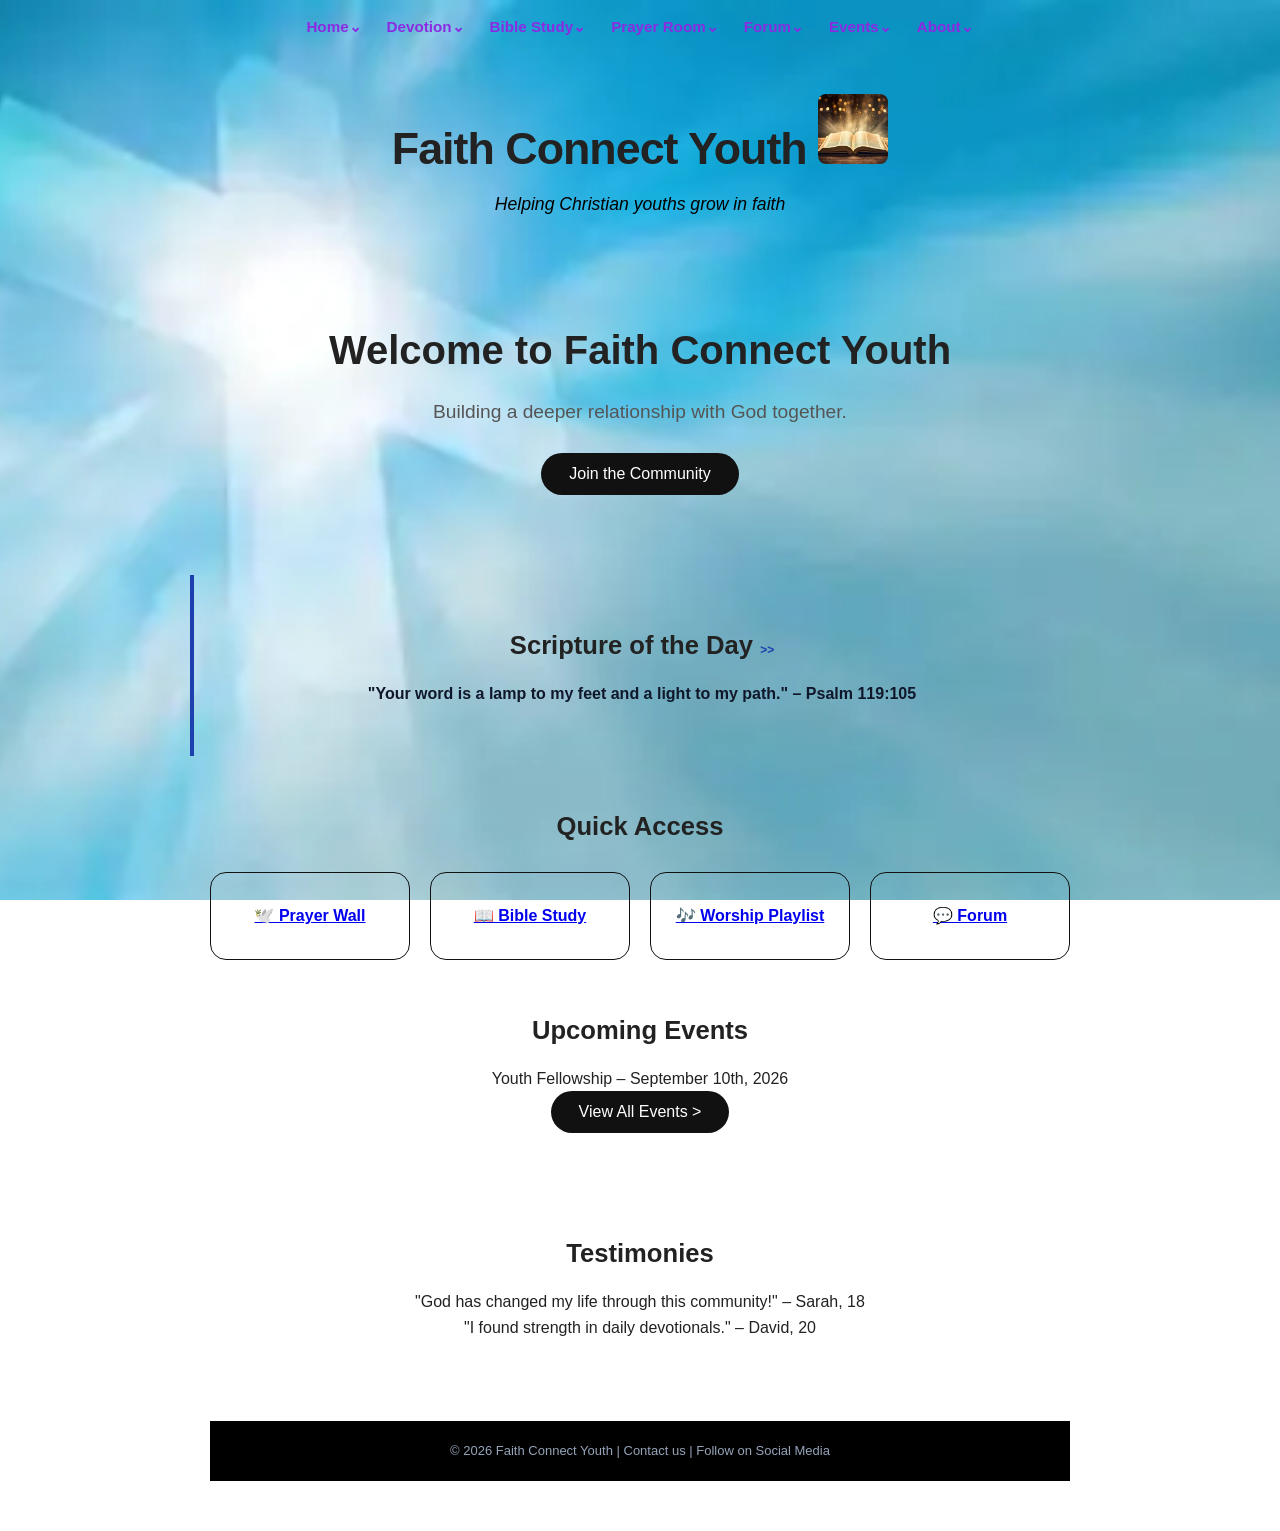
<file: .vscode/html/index.html>
<!DOCTYPE html>
<html lang="en">
<head>
  <meta charset="UTF-8">
  <meta name="viewport" content="width=device-width, initial-scale=1.0">
  <link rel="stylesheet" href="home.css">
  <title>Faith Connect Youth
    <img src="bible.jpg" class="bible-green" alt="Bible"> 
  </title>
</head>
<body>
  
  <nav>
    <a href="index.html" class="active">Home⌄</a>
    <a href="Devotionals.html">Devotion⌄</a>
    <a href="biblestdy.html">Bible Study⌄</a>
    <a href="prayer.html">Prayer Room⌄</a>
    <a href="forum.html">Forum⌄</a>
    <a href="events.html">Events⌄</a>
    <a href="about.html">About⌄</a>
  </nav>
  
  <header>
    <h1>Faith Connect Youth  <img src="bible.jpg" class="bible-green" alt="Bible"> </h1>
    <p>Helping Christian youths grow in faith</p>
  </header>
  <div class="hero">
    <h1>Welcome to Faith Connect Youth</h1>
    <p>Building a deeper relationship with God together.</p>
    <a href="join.html"> <button>Join the Community</button></a>
  </div>
    <div class="section" id="scriptureBox" style="cursor:pointer;">
   <h2>Scripture of the Day <span style="font-size:12px; color:#1e40af;">>></span></h2>
   <p id="scriptureText">"Your word is a lamp to my feet and a light to my path." – Psalm 119:105</p>
    </div>
  <div class="section">
    <h2>Quick Access</h2>
    <div class="tiles">
     <a href="prayer.html"> <div class="tile">🕊️ Prayer Wall</div></a>
     <a href="biblestdy.html"><div class="tile">📖 Bible Study</div></a> 
      <a  href="worship.html"><div class="tile">🎶 Worship Playlist</div></a>
      <a href="forum.html"><div class="tile">💬 Forum</div></a>
    </div>
  <div class="section">
    <h2>Upcoming Events</h2>
    <p>Youth Fellowship – September 10th, 2026</p>
    <a href="events.html"> <button>View All Events ></button></a>
     </div>
  <div class="section">
    <h2>Testimonies</h2>
    <p>"God has changed my life through this community!" – Sarah, 18</p>
    <p>"I found strength in daily devotionals." – David, 20</p>
 
</div>
  <footer>
    <p>&copy; 2026 Faith Connect Youth | Contact us | Follow on Social Media</p>
  </footer>
<script src="home.js"></script>
</section>
</body>
</html>
</file>
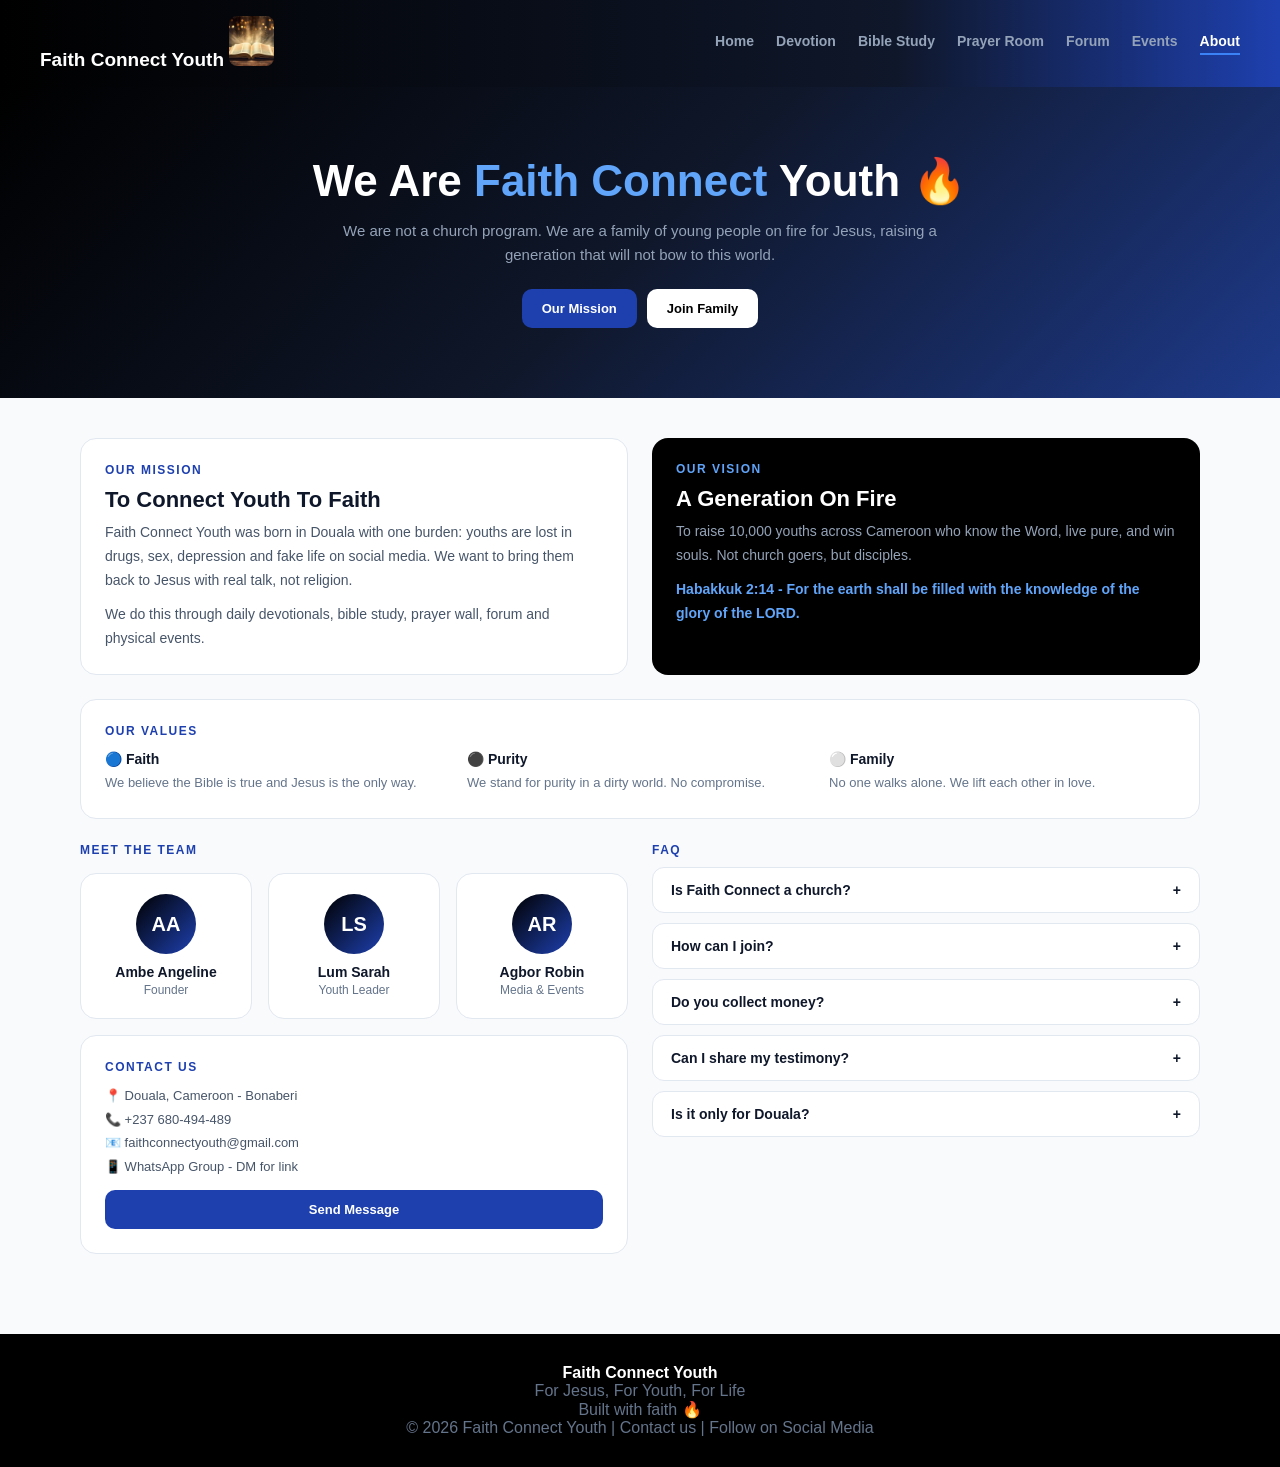
<file: .vscode/html/about.html>
<!DOCTYPE html>
<html lang="en">
<head>
<meta charset="UTF-8">
<meta name="viewport" content="width=device-width, initial-scale=1.0">
<title>About Us - Faith Connect Youth</title>
<link rel="stylesheet" href="about.css">
</head>
<body>
<header>
  <div class="logo">Faith Connect Youth
     <img src="bible.jpg" class="bible-green" alt="Bible"> 
</div>
  <nav>
    <a href="index.html">Home</a>
    <a href="Devotionals.html">Devotion</a>
    <a href="biblestdy.html">Bible Study</a>
    <a href="prayer.html">Prayer Room</a>
    <a href="forum.html">Forum</a>
    <a href="events.html">Events</a>
    <a href="#" class="active">About</a>
  </nav>
</header>

<div class="hero">
  <h1>We Are <span>Faith Connect</span> Youth 🔥</h1>
  <p>We are not a church program. We are a family of young people on fire for Jesus, raising a generation that will not bow to this world.</p>
  <div style="margin-top:22px;display:flex;gap:10px;justify-content:center">
    <button class="btn btn-blue" onclick="document.getElementById('mission').scrollIntoView({behavior:'smooth'})">Our Mission</button>
    <button class="btn btn-white" onclick="alert('Welcome to the family! Join us on WhatsApp.')">Join Family</button>
  </div>
</div>

<div class="container">
  <div class="grid-2" id="mission">
    <div class="card">
      <div class="title">Our Mission</div>
      <h2>To Connect Youth To Faith</h2>
      <p>Faith Connect Youth was born in Douala with one burden: youths are lost in drugs, sex, depression and fake life on social media. We want to bring them back to Jesus with real talk, not religion.</p>
      <p style="margin-top:10px">We do this through daily devotionals, bible study, prayer wall, forum and physical events.</p>
    </div>
    <div class="card" style="background:#000;color:white;border:none">
      <div class="title" style="color:#60a5fa">Our Vision</div>
      <h2 style="color:white">A Generation On Fire</h2>
      <p style="color:#94a3b8">To raise 10,000 youths across Cameroon who know the Word, live pure, and win souls. Not church goers, but disciples.</p>
      <p style="margin-top:10px;color:#60a5fa;font-weight:700">Habakkuk 2:14 - For the earth shall be filled with the knowledge of the glory of the LORD.</p>
    </div>
  </div>

  <div class="card" style="margin-top:24px">
    <div class="title">Our Values </div>
    <div style="display:grid;grid-template-columns:repeat(3,1fr);gap:16px;margin-top:12px">
      <div><b style="font-size:14px">🔵 Faith</b><p style="font-size:13px;color:#64748b;margin-top:4px">We believe the Bible is true and Jesus is the only way.</p></div>
      <div><b style="font-size:14px">⚫ Purity</b><p style="font-size:13px;color:#64748b;margin-top:4px">We stand for purity in a dirty world. No compromise.</p></div>
      <div><b style="font-size:14px">⚪ Family</b><p style="font-size:13px;color:#64748b;margin-top:4px">No one walks alone. We lift each other in love.</p></div>
    </div>
  </div>

  <div class="grid-2" style="margin-top:24px">
    <div>
      <div class="title">Meet The Team</div>
      <div class="team">
        <div class="member"><div class="avatar">AA</div><h4>Ambe Angeline</h4><small>Founder</small></div>
        <div class="member"><div class="avatar">LS</div><h4>Lum Sarah</h4><small>Youth Leader</small></div>
        <div class="member"><div class="avatar">AR</div><h4>Agbor Robin</h4><small>Media & Events</small></div>
      </div>
      <div class="card" style="margin-top:16px">
        <div class="title">Contact Us</div>
        <p style="font-size:13px;line-height:1.8">
        📍 Douala, Cameroon - Bonaberi<br>
        📞 +237 680-494-489<br>
        📧 faithconnectyouth@gmail.com<br>
        📱 WhatsApp Group - DM for link
        </p>
        <button class="btn btn-blue" style="width:100%;margin-top:12px" onclick="document.getElementById('msgBox').style.display='block'">Send Message</button>
        <div id="msgBox" style="display:none;margin-top:10px">
          <input id="msgName" placeholder="Your name" style="width:100%;padding:10px;border-radius:10px;border:1px solid #cbd5e1">
          <textarea id="msgText" placeholder="Your message" style="width:100%;height:80px;margin-top:8px;padding:10px;border-radius:10px;border:1px solid #cbd5e1"></textarea>
          <button class="btn btn-black" style="width:100%;margin-top:8px" onclick="sendMsg()">Send 🚀</button>
        </div>
      </div>
    </div>

    <div>
      <div class="title">FAQ</div>
      <div class="faq" id="faqList"></div>
    </div>
  </div>
</div>

<footer>
  <b>Faith Connect Youth</b><br>
   For Jesus, For Youth, For Life <br>Built with faith 🔥
   <p>&copy; 2026 Faith Connect Youth | Contact us | Follow on Social Media</p> </small>
   
</footer>
<script src="about.js"></script>
</body>
</html>
</file>
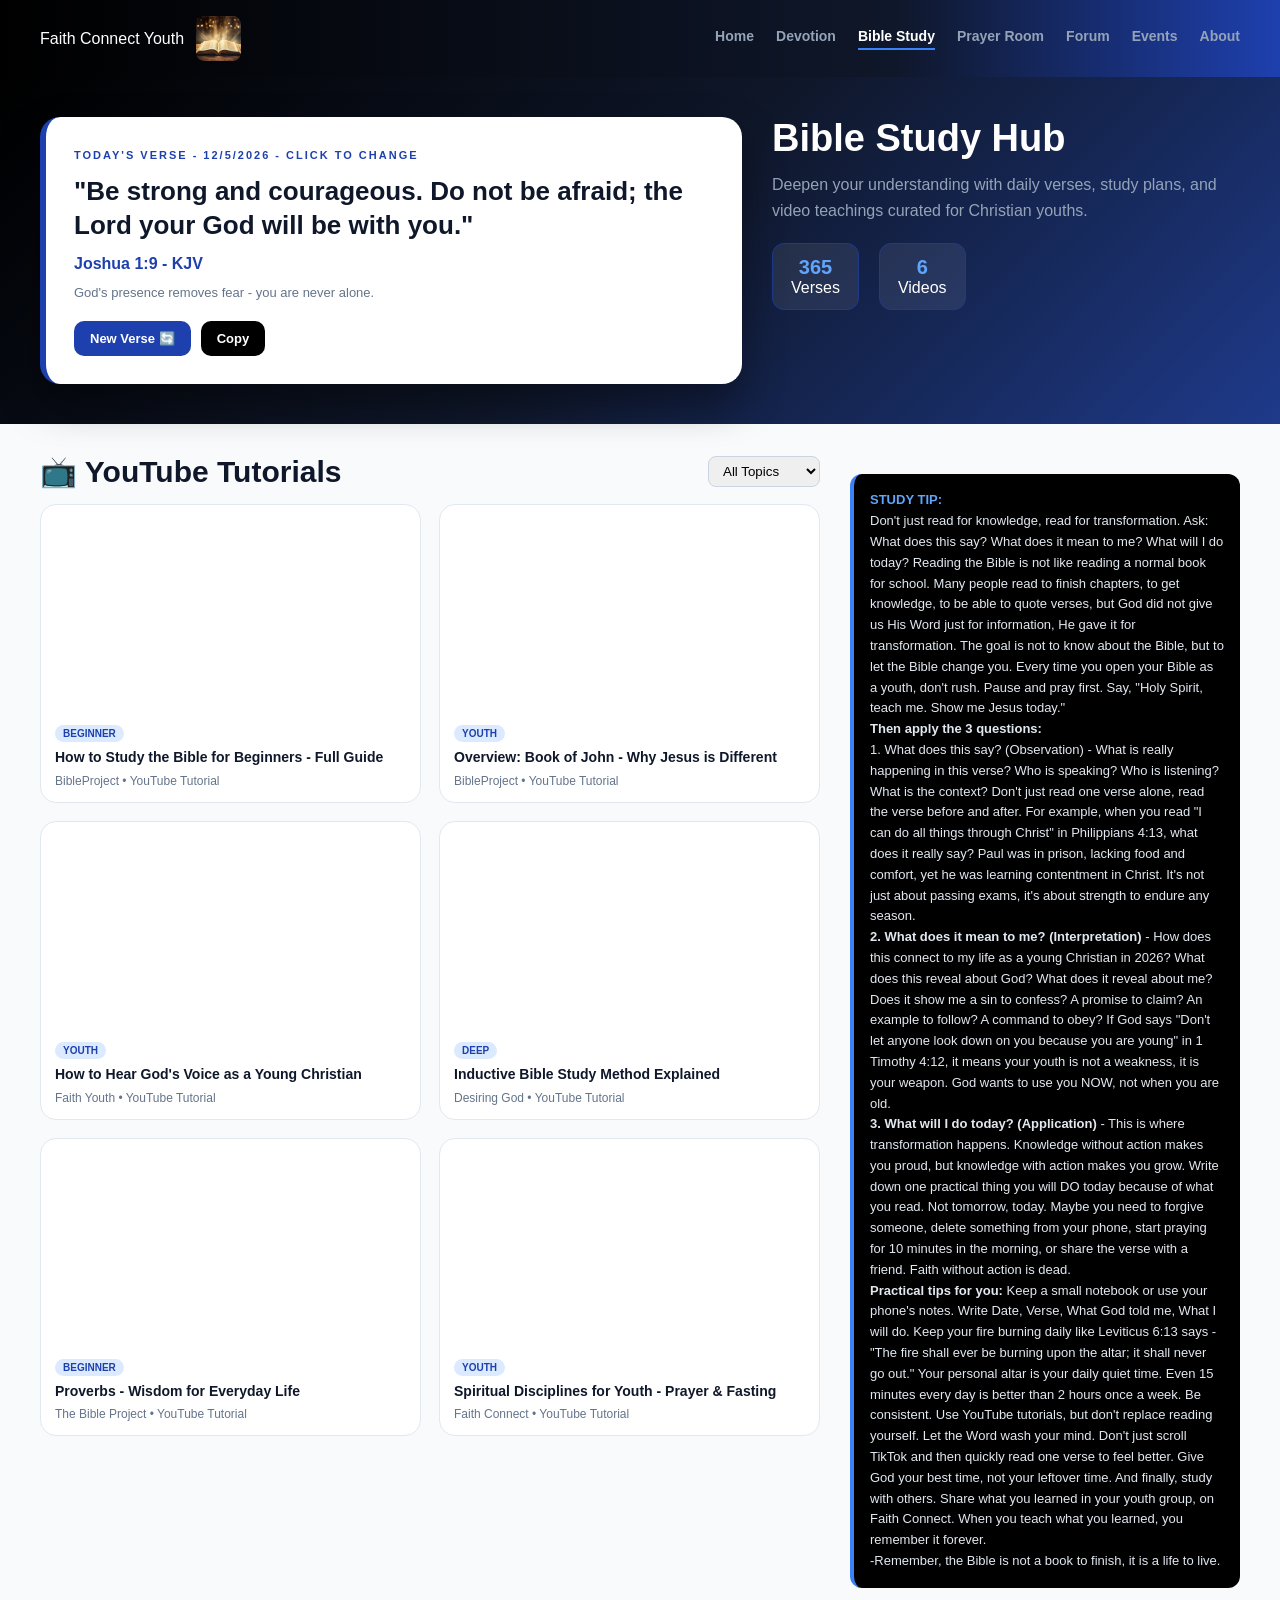
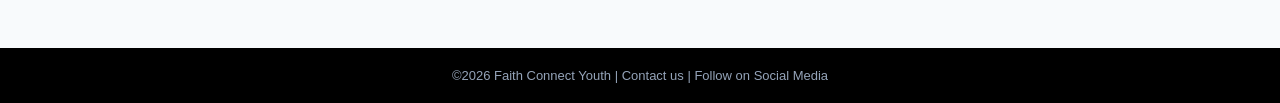
<file: .vscode/html/biblestdy.html>
<!DOCTYPE html>
<html lang="en">
<head>
<meta charset="UTF-8">
<meta name="viewport" content="width=device-width, initial-scale=1.0">
<title>Bible Study - Faith Connect Youth</title>
<link rel="stylesheet" href="biblestdy.css">
</head>
<body>
<header>
  <div class="logo"><span>Faith Connect Youth</span>
    <img src="bible.jpg" class="bible-green" alt="Bible"> 
  </div>
  <nav>
    <a href="index.html">Home</a>
    <a href="Devotionals.html">Devotion</a>
    <a href="biblestdy.html" class="active">Bible Study</a>
    <a href="prayer.html">Prayer Room</a>
    <a href="forum.html">Forum</a>
    <a href="events.html">Events</a>
    <a href="about.html">About</a>
  </nav>
  
  </nav>
</header>

<div class="hero">
  <div class="verse-card">
    <small id="verseDay">TODAY'S VERSE - CLICK TO CHANGE</small>
    <h2 id="verseText">"Your word is a lamp to my feet and a light to my path."</h2>
    <div class="ref" id="verseRef">Psalm 119:105 - KJV</div>
    <p id="verseMeaning" style="font-size:13px; color:#64748b; margin-top:10px">This verse reminds us that God's Word guides our steps daily, especially as youths navigating life.</p>
    <div class="verse-actions">
      <button class="btn btn-blue" id="newVerseBtn">New Verse 🔄</button>
      <button class="btn btn-black" id="copyVerseBtn">Copy</button>
    </div>
  </div>
  <div class="study-info">
    <h1>Bible Study Hub</h1>
    <p>Deepen your understanding with daily verses, study plans, and video teachings curated for Christian youths.</p>
    <div class="stats">
      <div class="stat-box"><b>365</b> Verses</div>
      <div class="stat-box"><b id="videoCount">6</b> Videos</div>
    </div>
  </div>
</div>

<div class="container">
  <div>
    <div class="section-title">
      <h2>📺 YouTube Tutorials</h2>
      <select id="filter" style="padding:6px 10px; border-radius:8px; border:1px solid #cbd5e1">
        <option value="all">All Topics</option>
        <option value="beginner">Beginner</option>
        <option value="youth">For Youth</option>
        <option value="deep">Deep Study</option>
      </select>
    </div>

    <div class="videos" id="videoGrid">
    </div>
  </div>
    <div class="note-box">
      <b style="color:#60a5fa">STUDY TIP:</b><br>
      Don't just read for knowledge, read for transformation. Ask: What does this say? What does it mean to me? What will I do today?
      Reading the Bible is not like reading a normal book for school. Many people read to finish chapters, to get knowledge, to be able to quote verses, but God did not give us His Word just for information, He gave it for transformation. The goal is not to know about the Bible, but to let the Bible change you. Every time you open your Bible as a youth, don't rush. Pause and pray first. Say, "Holy Spirit, teach me. Show me Jesus today."     <br>    <b> Then apply the 3 questions:<br> </b>   1. What does this say? (Observation) - What is really happening in this verse? Who is speaking? Who is listening? What is the context? Don't just read one verse alone, read the verse before and after. For example, when you read "I can do all things through Christ" in Philippians 4:13, what does it really say? Paul was in prison, lacking food and comfort, yet he was learning contentment in Christ. It's not just about passing exams, it's about strength to endure any season.  <br><b>  2. What does it mean to me? (Interpretation) </b> - How does this connect to my life as a young Christian in 2026? What does this reveal about God? What does it reveal about me? Does it show me a sin to confess? A promise to claim? An example to follow? A command to obey? If God says "Don't let anyone look down on you because you are young" in 1 Timothy 4:12, it means your youth is not a weakness, it is your weapon. God wants to use you NOW, not when you are old. <br> <b>   3. What will I do today? (Application)</b> - This is where transformation happens. Knowledge without action makes you proud, but knowledge with action makes you grow. Write down one practical thing you will DO today because of what you read. Not tomorrow, today. Maybe you need to forgive someone, delete something from your phone, start praying for 10 minutes in the morning, or share the verse with a friend. Faith without action is dead.   <br>  <b>Practical tips for you:</b>
      Keep a small notebook or use your phone's notes. Write Date, Verse, What God told me, What I will do. Keep your fire burning daily like Leviticus 6:13 says - "The fire shall ever be burning upon the altar; it shall never go out." Your personal altar is your daily quiet time. Even 15 minutes every day is better than 2 hours once a week. Be consistent. Use YouTube tutorials, but don't replace reading yourself. Let the Word wash your mind. Don't just scroll TikTok and then quickly read one verse to feel better. Give God your best time, not your leftover time. And finally, study with others. Share what you learned in your youth group, on Faith Connect. When you teach what you learned, you remember it forever.   <br>       -Remember, the Bible is not a book to finish, it is a life to live.
    </div>
  </div>
</div>
<footer><p>&copy;2026 Faith Connect Youth | Contact us | Follow on Social Media</p></footer>
<script src="biblestdy.js"></script>
</body>
</html>
</file>
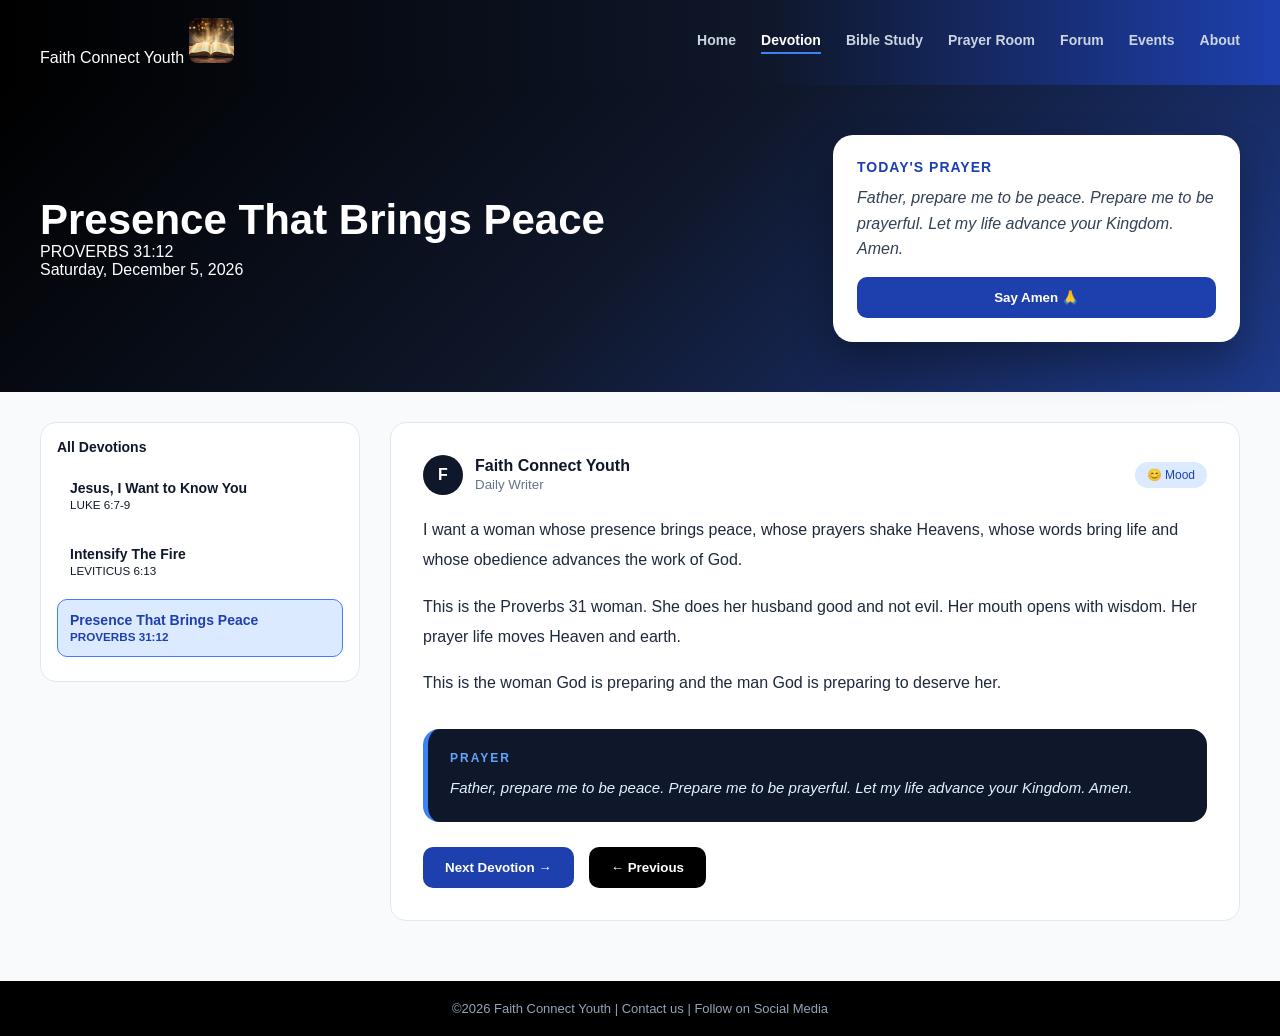
<file: .vscode/html/Devotionals.html>
<!DOCTYPE html>
<html lang="en">
<head>
<meta charset="UTF-8">
<meta name="viewport" content="width=device-width, initial-scale=1.0">
<link rel="stylesheet" href="Devotionals.css">
<title>Daily Devotion - Faith Connect Youth</title>

</head>
<body>

<header>
  <div class="logo">Faith Connect Youth
    <img src="bible.jpg" class="bible-green" alt="Bible"> 
  </div>
  <nav>
    <a href="index.html">Home</a>
    <a href="#" class="active">Devotion</a>
    <a href="biblestdy.html">Bible Study</a>
    <a href="prayer.html">Prayer Room</a>
    <a href="forum.html">Forum</a>
    <a href="events.html">Events</a>
    <a href="about.html">About</a>
  </nav>
</header>

<div class="hero">
  <div>
    <h1 id="title">Jesus, I Want to Know You</h1>
    <div class="ref" id="ref">LUKE 6:7-9</div>
    <div class="date" id="date"></div>
    <div class="stats">
    </div>
  </div>
  <div class="hero-card">
    <h3>TODAY'S PRAYER</h3>
    <p id="prayerPreview">Jesus, you are my Lord, my Savior, the one who guides me every day...</p>
    <button class="btn btn-blue" style="margin-top:15px; width:100%" id="amenBtn">Say Amen 🙏 </button>
  </div>
</div>

<div class="main">
  <div class="sidebar">
    <h3>All Devotions</h3>
    <div class="dev-list" id="devList"></div>
  </div>

  <div class="content-area">
    <div class="author">
      <div class="av" id="av">F</div>
      <div><b id="author">Theophillus Sunday</b><br><small id="authorRole" style="color:#64748b">Daily Writer</small></div>
      <span id="moodBtn" style="margin-left:auto; background:#dbeafe; color:#1e40af; padding:6px 12px; border-radius:20px; font-size:12px; cursor:pointer">😊 Mood</span>
    </div>
    <div class="text" id="text"></div>
    <div class="prayer-box">
      <h3>PRAYER</h3>
      <p id="prayerText"></p>
    </div>
    <div class="actions">
      <button class="btn btn-blue" id="nextBtn">Next Devotion →</button>
      <button class="btn btn-black" id="prevBtn">← Previous</button>
    </div>
  </div>
</div>
<footer><p>&copy;2026 Faith Connect Youth | Contact us | Follow on Social Media</p></footer>
<script src="Devotionals.js"></script>
</body>
</html>
</file>
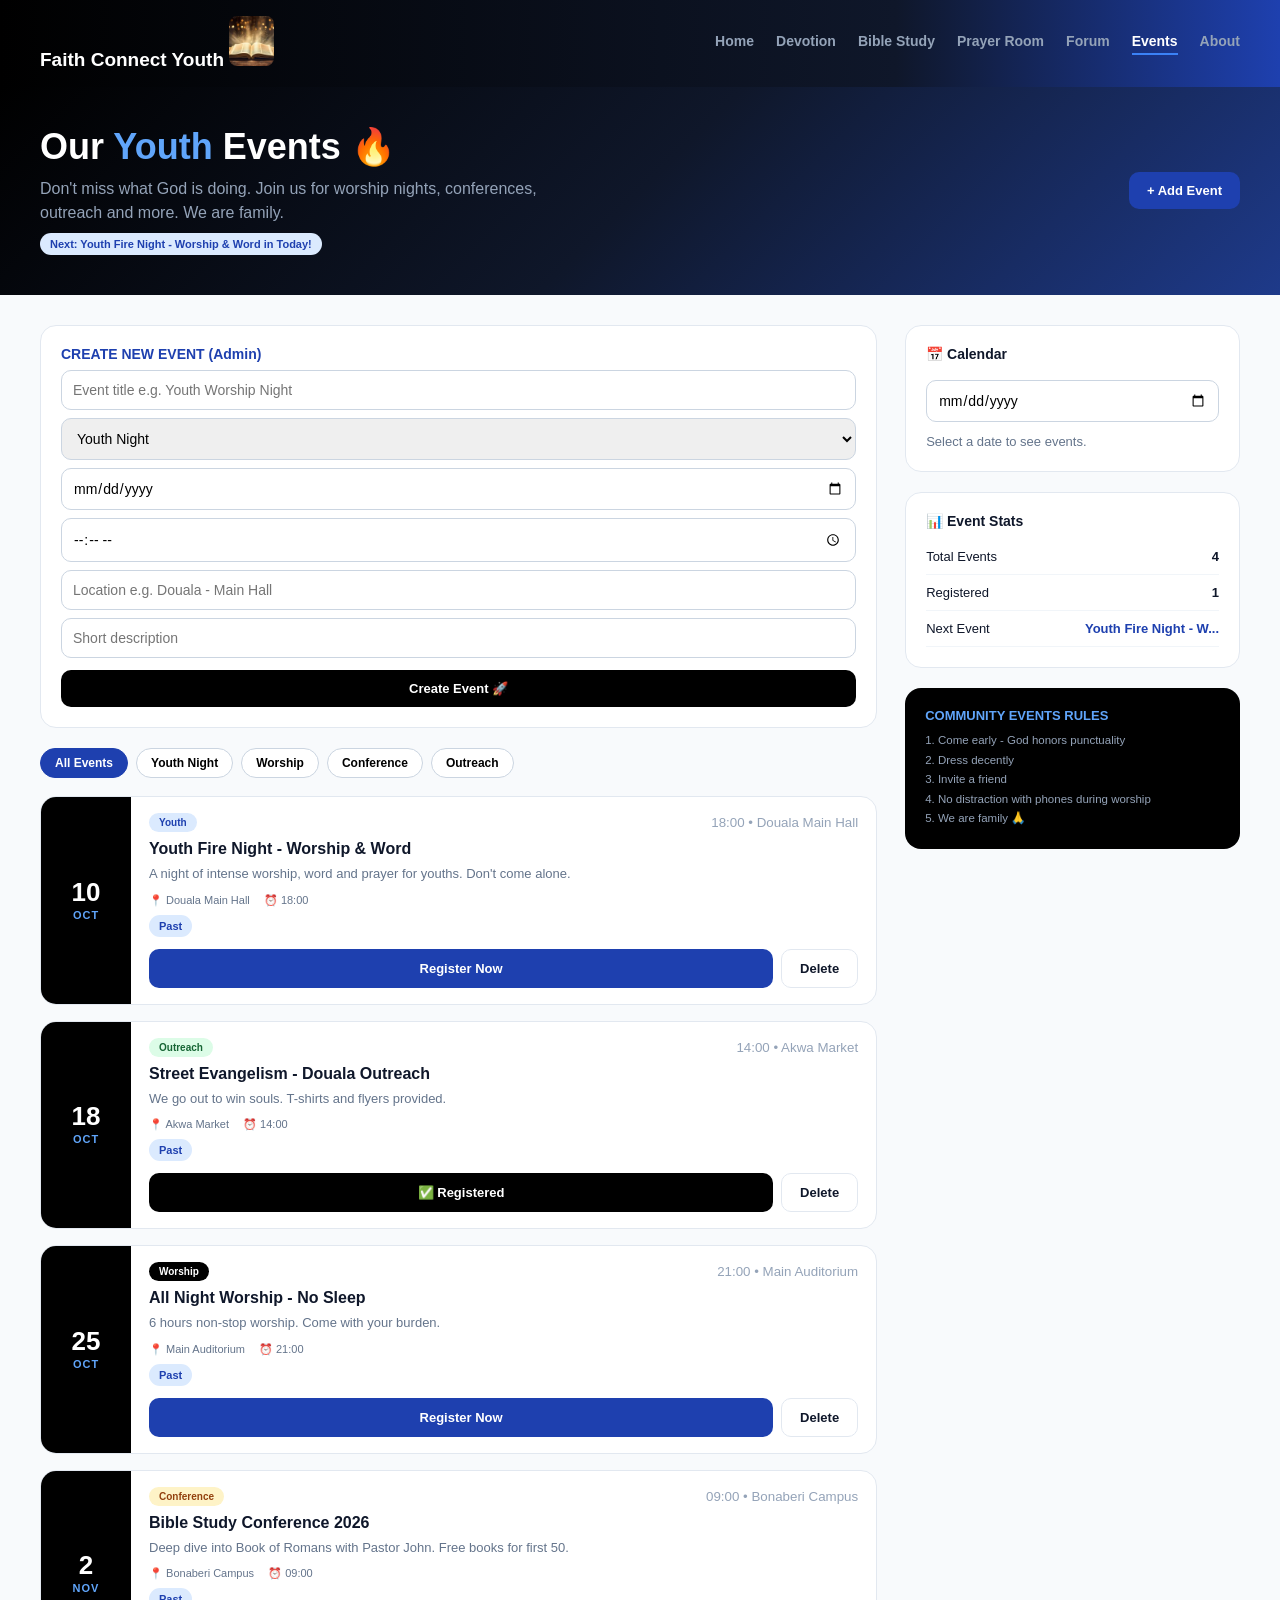
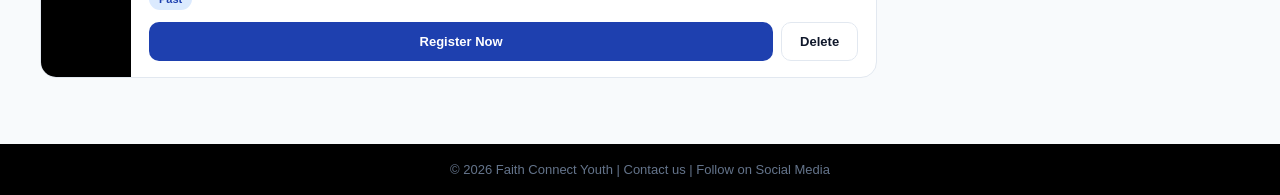
<file: .vscode/html/events.html>
<!DOCTYPE html>
<html lang="en">
<head>
<meta charset="UTF-8">
<meta name="viewport" content="width=device-width, initial-scale=1.0">
<title>Events - Faith Connect Youth</title>
<link rel="stylesheet" href="events.css">
</head>
<body>
<header>
  <div class="logo">Faith Connect Youth
    <img src="bible.jpg" class="bible-green" alt="Bible"> 
  </div>
  <nav>
    <a href="index.html">Home</a>
    <a href="Devotionals.html">Devotion</a>
    <a href="biblestdy.html">Bible Study</a>
    <a href="prayer.html">Prayer Room</a>
    <a href="forum.html">Forum</a>
    <a href="#" class="active">Events</a>
    <a href="about.html">About</a>
  </nav>
</header>
<div class="hero">
  <div>
    <h1>Our <span>Youth</span> Events 🔥</h1>
    <p>Don't miss what God is doing. Join us for worship nights, conferences, outreach and more. We are family.</p>
    <div class="countdown" id="nextCountdown">Next Event Loading...</div>
  </div>
  <button class="btn btn-blue" onclick="document.getElementById('addEventCard').scrollIntoView({behavior:'smooth'})">+ Add Event</button>
</div>

<div class="container">
  <div>
    <div class="card" id="addEventCard" style="margin-bottom:20px">
      <h3 style="font-size:14px;color:#1e40af">CREATE NEW EVENT (Admin)</h3>
      <input id="eTitle" placeholder="Event title e.g. Youth Worship Night">
      <select id="eCat">
        <option value="Youth">Youth Night</option>
        <option value="Worship">Worship</option>
        <option value="Conference">Conference</option>
        <option value="Outreach">Outreach</option>
      </select>
      <input id="eDate" type="date">
      <input id="eTime" type="time">
      <input id="eLocation" placeholder="Location e.g. Douala - Main Hall">
      <input id="eDesc" placeholder="Short description">
      <button class="btn btn-black" id="postEvent" style="width:100%;margin-top:12px">Create Event 🚀</button>
    </div>

    <div class="filters">
      <button class="filter active" data-cat="all">All Events</button>
      <button class="filter" data-cat="Youth">Youth Night</button>
      <button class="filter" data-cat="Worship">Worship</button>
      <button class="filter" data-cat="Conference">Conference</button>
      <button class="filter" data-cat="Outreach">Outreach</button>
    </div>

    <div id="eventList"></div>
  </div>

  <div class="side">
    <div class="card">
      <h3 style="font-size:14px;margin-bottom:10px">📅 Calendar</h3>
      <input type="date" id="calDate">
      <p id="calInfo" style="font-size:13px;color:#64748b;margin-top:10px;line-height:1.5">Select a date to see events.</p>
    </div>

    <div class="card">
      <h3 style="font-size:14px;margin-bottom:10px">📊 Event Stats</h3>
      <div class="stat-row"><span>Total Events</span><b id="statTotal">0</b></div>
      <div class="stat-row"><span>Registered</span><b id="statReg">0</b></div>
      <div class="stat-row"><span>Next Event  </span><b id="statNext" style="color:#1e40af">-</b></div>
    </div>

    <div class="card" style="background:#000;color:white;border:none">
      <h3 style="font-size:13px;color:#60a5fa">COMMUNITY EVENTS RULES</h3>
      <p style="font-size:11.5px;color:#94a3b8;line-height:1.7;margin-top:8px">
      1. Come early - God honors punctuality<br>
      2. Dress decently<br>
      3. Invite a friend<br>
      4. No distraction with phones during worship<br>
      5. We are family 🙏
      </p>
    </div>
  </div>
</div>

 <footer>
    <p>&copy; 2026 Faith Connect Youth | Contact us | Follow on Social Media</p>
  </footer>
  <script src="events.js"></script>
</body>
</html>
</file>
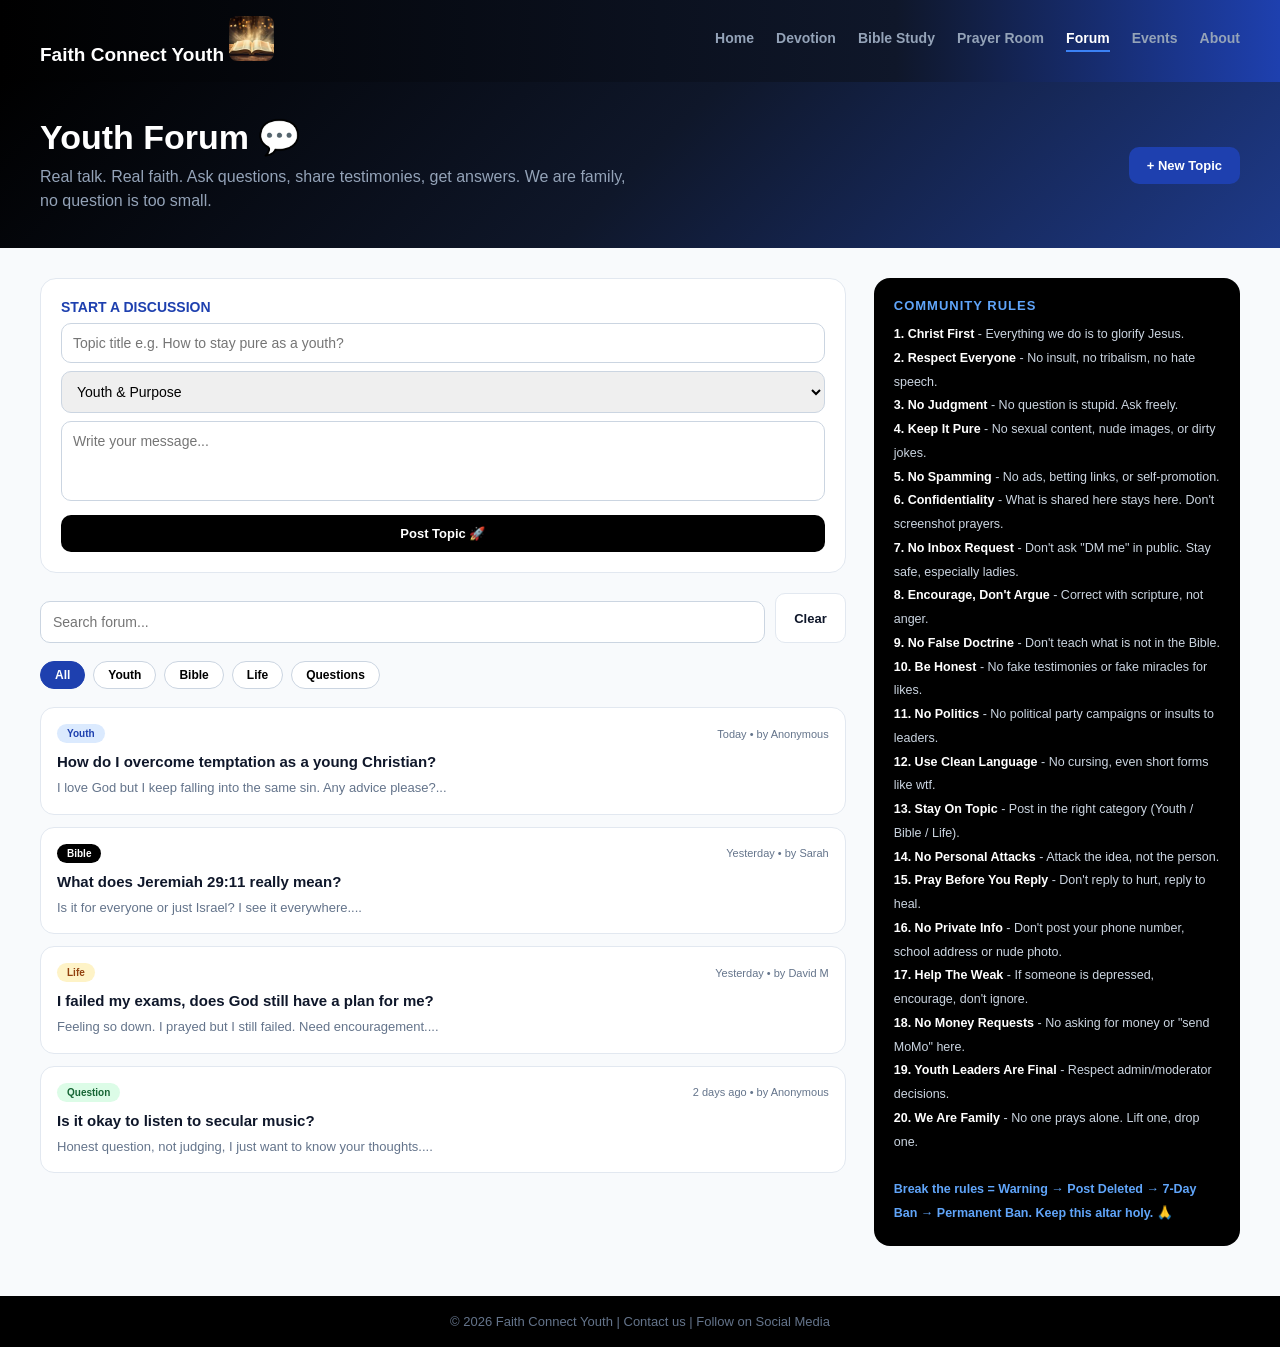
<file: .vscode/html/forum.html>
<!DOCTYPE html>
<html lang="en">
<head>
<meta charset="UTF-8">
<meta name="viewport" content="width=device-width, initial-scale=1.0">
<title>Forum - Faith Connect Youth</title>
<link rel="stylesheet" href="forum.css">
</head>
<body>
<header>
  <div class="logo">Faith Connect Youth
     <img src="bible.jpg" class="bible-green" alt="Bible">
  </div>
  <nav>
    <a href="index.html">Home</a>
    <a href="Devotionals.html">Devotion</a>
    <a href="biblestdy.html">Bible Study</a>
    <a href="prayer.html">Prayer Room</a>
    <a href="#" class="active">Forum</a>
    <a href="events.html">Events</a>
    <a href="about.html">About</a>
  </nav>
</header>

<div class="hero">
  <div>
    <h1>Youth Forum 💬</h1>
    <p>Real talk. Real faith. Ask questions, share testimonies, get answers. We are family, no question is too small.</p>
  </div>
  <button class="btn btn-blue" onclick="document.getElementById('newTopicCard').scrollIntoView({behavior:'smooth'})">+ New Topic</button>
</div>

<div class="container">
  <div>
    <div class="card" style="margin-bottom:20px" id="newTopicCard">
      <h3 style="font-size:14px;color:#1e40af">START A DISCUSSION</h3>
      <input id="tTitle" placeholder="Topic title e.g. How to stay pure as a youth?">
      <select id="tCat">
        <option value="Youth">Youth & Purpose</option>
        <option value="Bible">Bible Questions</option>
        <option value="Life">Life & Struggles</option>
        <option value="Question">Ask Anything</option>
      </select>
      <textarea id="tText" placeholder="Write your message..."></textarea>
      <button class="btn btn-black" id="postTopic" style="width:100%;margin-top:10px">Post Topic 🚀</button>
    </div>

    <div class="search-bar">
      <input id="search" placeholder="Search forum...">
      <button class="btn btn-outline" onclick="document.getElementById('search').value=''; renderTopics(topics)">Clear</button>
    </div>
    <div class="filters" id="filters">
      <button class="filter active" data-cat="all">All</button>
      <button class="filter" data-cat="Youth">Youth</button>
      <button class="filter" data-cat="Bible">Bible</button>
      <button class="filter" data-cat="Life">Life</button>
      <button class="filter" data-cat="Question">Questions</button>
    </div>

    <div id="topicList"></div>
  </div>
     <div class="card" style="background:#000;color:white;border:none">
  <h3 style="font-size:13px;color:#60a5fa;letter-spacing:1px">COMMUNITY RULES</h3>
  <p style="font-size:12.5px;color:#cbd5e1;line-height:1.9;margin-top:10px">
  <b style="color:white">1. Christ First</b> - Everything we do is to glorify Jesus.<br>
  <b style="color:white">2. Respect Everyone</b> - No insult, no tribalism, no hate speech.<br>
  <b style="color:white">3. No Judgment</b> - No question is stupid. Ask freely.<br>
  <b style="color:white">4. Keep It Pure</b> - No sexual content, nude images, or dirty jokes.<br>
  <b style="color:white">5. No Spamming</b> - No ads, betting links, or self-promotion.<br>
  <b style="color:white">6. Confidentiality</b> - What is shared here stays here. Don't screenshot prayers.<br>
  <b style="color:white">7. No Inbox Request</b> - Don't ask "DM me" in public. Stay safe, especially ladies.<br>
  <b style="color:white">8. Encourage, Don't Argue</b> - Correct with scripture, not anger.<br>
  <b style="color:white">9. No False Doctrine</b> - Don't teach what is not in the Bible.<br>
  <b style="color:white">10. Be Honest</b> - No fake testimonies or fake miracles for likes.<br>
  <b style="color:white">11. No Politics</b> - No political party campaigns or insults to leaders.<br>
  <b style="color:white">12. Use Clean Language</b> - No cursing, even short forms like wtf.<br>
  <b style="color:white">13. Stay On Topic</b> - Post in the right category (Youth / Bible / Life).<br>
  <b style="color:white">14. No Personal Attacks</b> - Attack the idea, not the person.<br>
  <b style="color:white">15. Pray Before You Reply</b> - Don't reply to hurt, reply to heal.<br>
  <b style="color:white">16. No Private Info</b> - Don't post your phone number, school address or nude photo.<br>
  <b style="color:white">17. Help The Weak</b> - If someone is depressed, encourage, don't ignore.<br>
  <b style="color:white">18. No Money Requests</b> - No asking for money or "send MoMo" here.<br>
  <b style="color:white">19. Youth Leaders Are Final</b> - Respect admin/moderator decisions.<br>
  <b style="color:white">20. We Are Family</b> - No one prays alone. Lift one, drop one.<br>
  <br>
  <span style="color:#60a5fa; font-weight:800;">Break the rules = Warning → Post Deleted → 7-Day Ban → Permanent Ban. Keep this altar holy. 🙏</span>
  </p>
</div>
</div>
      </p>
    </div>
  </div>
</div>
<footer>
 <p>&copy; 2026 Faith Connect Youth | Contact us | Follow on Social Media</p>
</footer>
<script src="forum.js"></script>
</body>
</html>
</file>
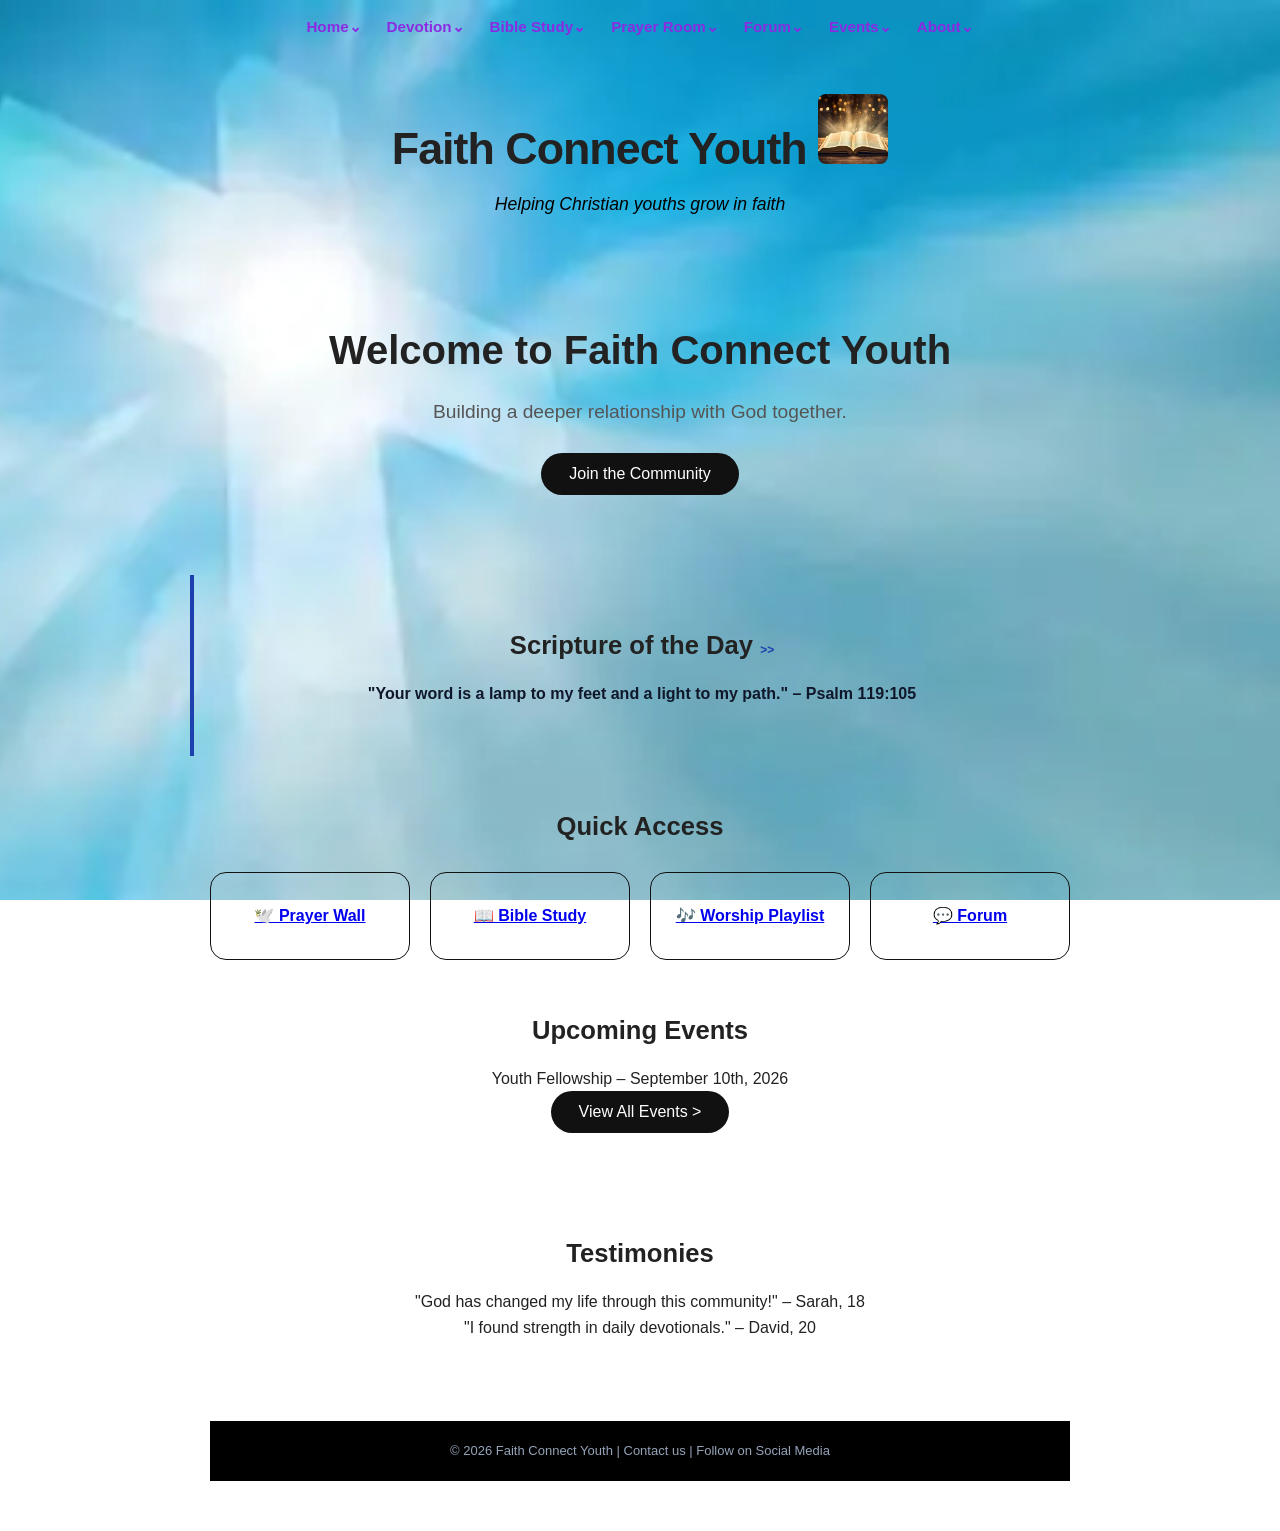
<file: .vscode/html/home.html>
<!DOCTYPE html>
<html lang="en">
<head>
  <meta charset="UTF-8">
  <meta name="viewport" content="width=device-width, initial-scale=1.0">
  <link rel="stylesheet" href="home.css">
  <title>Faith Connect Youth
    <img src="bible.jpg" class="bible-green" alt="Bible"> 
  </title>
</head>
<body>
  
  <nav>
    <a href="home.html" class="active">Home⌄</a>
    <a href="Devotionals.html">Devotion⌄</a>
    <a href="biblestdy.html">Bible Study⌄</a>
    <a href="prayer.html">Prayer Room⌄</a>
    <a href="forum.html">Forum⌄</a>
    <a href="events.html">Events⌄</a>
    <a href="about.html">About⌄</a>
  </nav>
  
  <header>
    <h1>Faith Connect Youth  <img src="bible.jpg" class="bible-green" alt="Bible"> </h1>
    <p>Helping Christian youths grow in faith</p>
  </header>
  <div class="hero">
    <h1>Welcome to Faith Connect Youth</h1>
    <p>Building a deeper relationship with God together.</p>
    <a href="join.html"> <button>Join the Community</button></a>
  </div>
    <div class="section" id="scriptureBox" style="cursor:pointer;">
   <h2>Scripture of the Day <span style="font-size:12px; color:#1e40af;">>></span></h2>
   <p id="scriptureText">"Your word is a lamp to my feet and a light to my path." – Psalm 119:105</p>
    </div>
  <div class="section">
    <h2>Quick Access</h2>
    <div class="tiles">
     <a href="prayer.html"> <div class="tile">🕊️ Prayer Wall</div></a>
     <a href="biblestdy.html"><div class="tile">📖 Bible Study</div></a> 
      <a  href="worship.html"><div class="tile">🎶 Worship Playlist</div></a>
      <a href="forum.html"><div class="tile">💬 Forum</div></a>
    </div>
  <div class="section">
    <h2>Upcoming Events</h2>
    <p>Youth Fellowship – September 10th, 2026</p>
    <a href="events.html"> <button>View All Events ></button></a>
     </div>
  <div class="section">
    <h2>Testimonies</h2>
    <p>"God has changed my life through this community!" – Sarah, 18</p>
    <p>"I found strength in daily devotionals." – David, 20</p>
 
</div>
  <footer>
    <p>&copy; 2026 Faith Connect Youth | Contact us | Follow on Social Media</p>
  </footer>
<script src="home.js"></script>
</section>
</body>
</html>
</file>
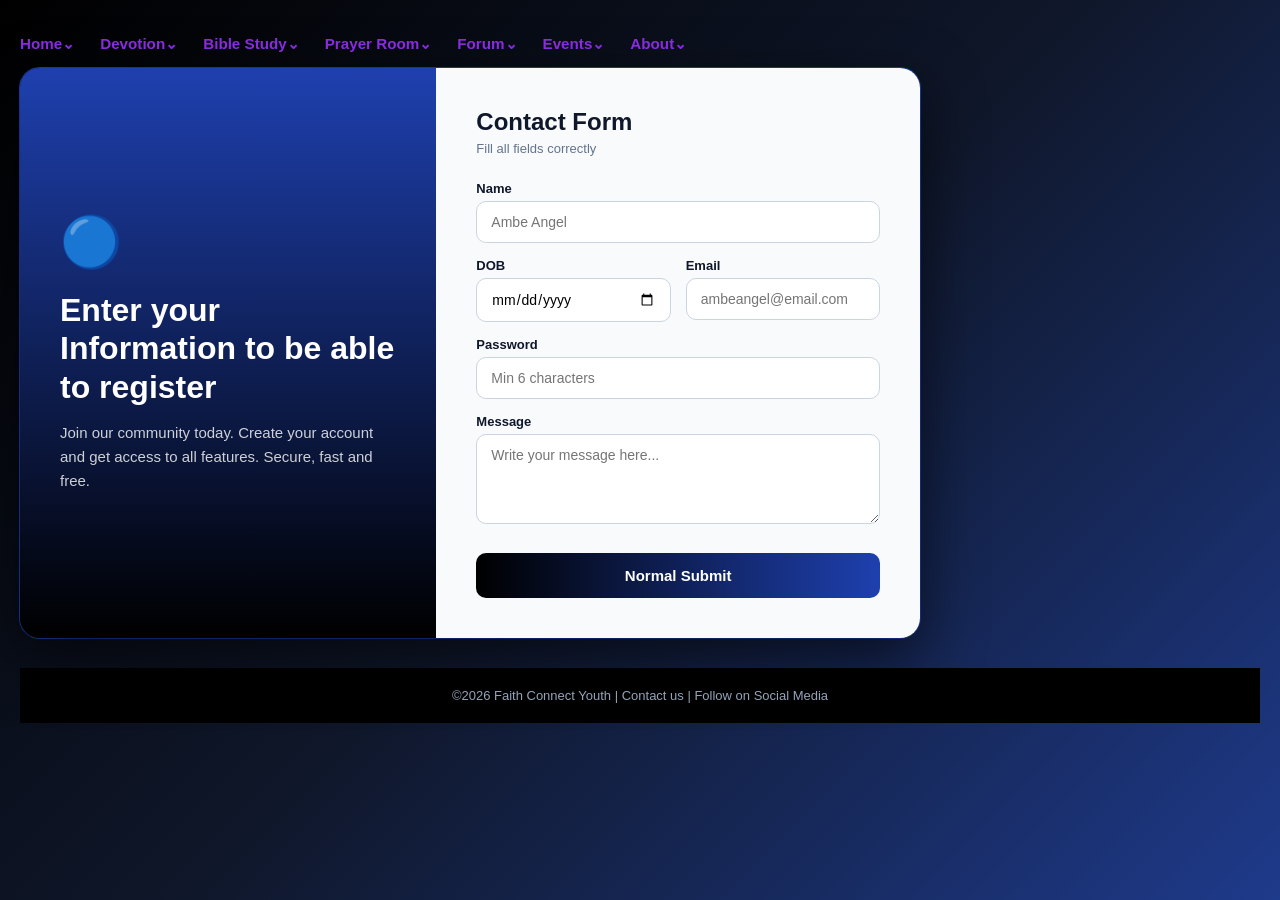
<file: .vscode/html/join.html>
<!DOCTYPE html>
<html lang="en">
<head>
<meta charset="UTF-8">
<meta name="viewport" content="width=device-width, initial-scale=1.0">
<link rel="stylesheet" href="join.css">
<title>Register - Community</title>
</head>
<body>
  <header>
  <nav>
    <a href="index.html" class="active">Home⌄</a>
    <a href="Devotionals.html">Devotion⌄</a>
    <a href="biblestdy.html">Bible Study⌄</a>
    <a href="prayer.html">Prayer Room⌄</a>
    <a href="forum.html">Forum⌄</a>
    <a href="events.html">Events⌄</a>
    <a href="about.html">About⌄</a>
  </nav>
  </header>
  
<div class="container">
  <div class="left">
    <div class="icon">🔵</div>
    <h1>Enter your Information to be able to register</h1>
    <p>Join our community today. Create your account and get access to all features. Secure, fast and free.</p>
  </div>

  <div class="right">
    <h2>Contact Form</h2>
    <p class="sub">Fill all fields correctly</p>

    <form id="contactForm">
      <label>Name</label>
      <input type="text" id="name" placeholder="Ambe Angel">
      <span class="error-text" id="nameError">Name is required</span>

      <div class="row">
        <div>
          <label>DOB</label>
          <input type="date" id="dob">
          <span class="error-text" id="dobError">Select DOB</span>
        </div>
        <div>
          <label>Email</label>
          <input type="email" id="email" placeholder="ambeangel@email.com">
          <span class="error-text" id="emailError">Valid email required</span>
        </div>
      </div>

      <label>Password</label>
      <input type="password" id="password" placeholder="Min 6 characters">
      <span class="error-text" id="passError">Password must be 6+ chars</span>

      <label>Message</label>
      <textarea id="message" rows="4" placeholder="Write your message here..."></textarea>
      <span class="error-text" id="msgError">Message required</span>

      <button type="submit">Normal Submit</button>
      <div id="successMsg">✅ Registration Successful!</div>
    </form>
  </div>
</div>
<footer><p>&copy;2026 Faith Connect Youth | Contact us | Follow on Social Media</p></footer>
<script src="join.js"></script>
</body>
</html>
</file>
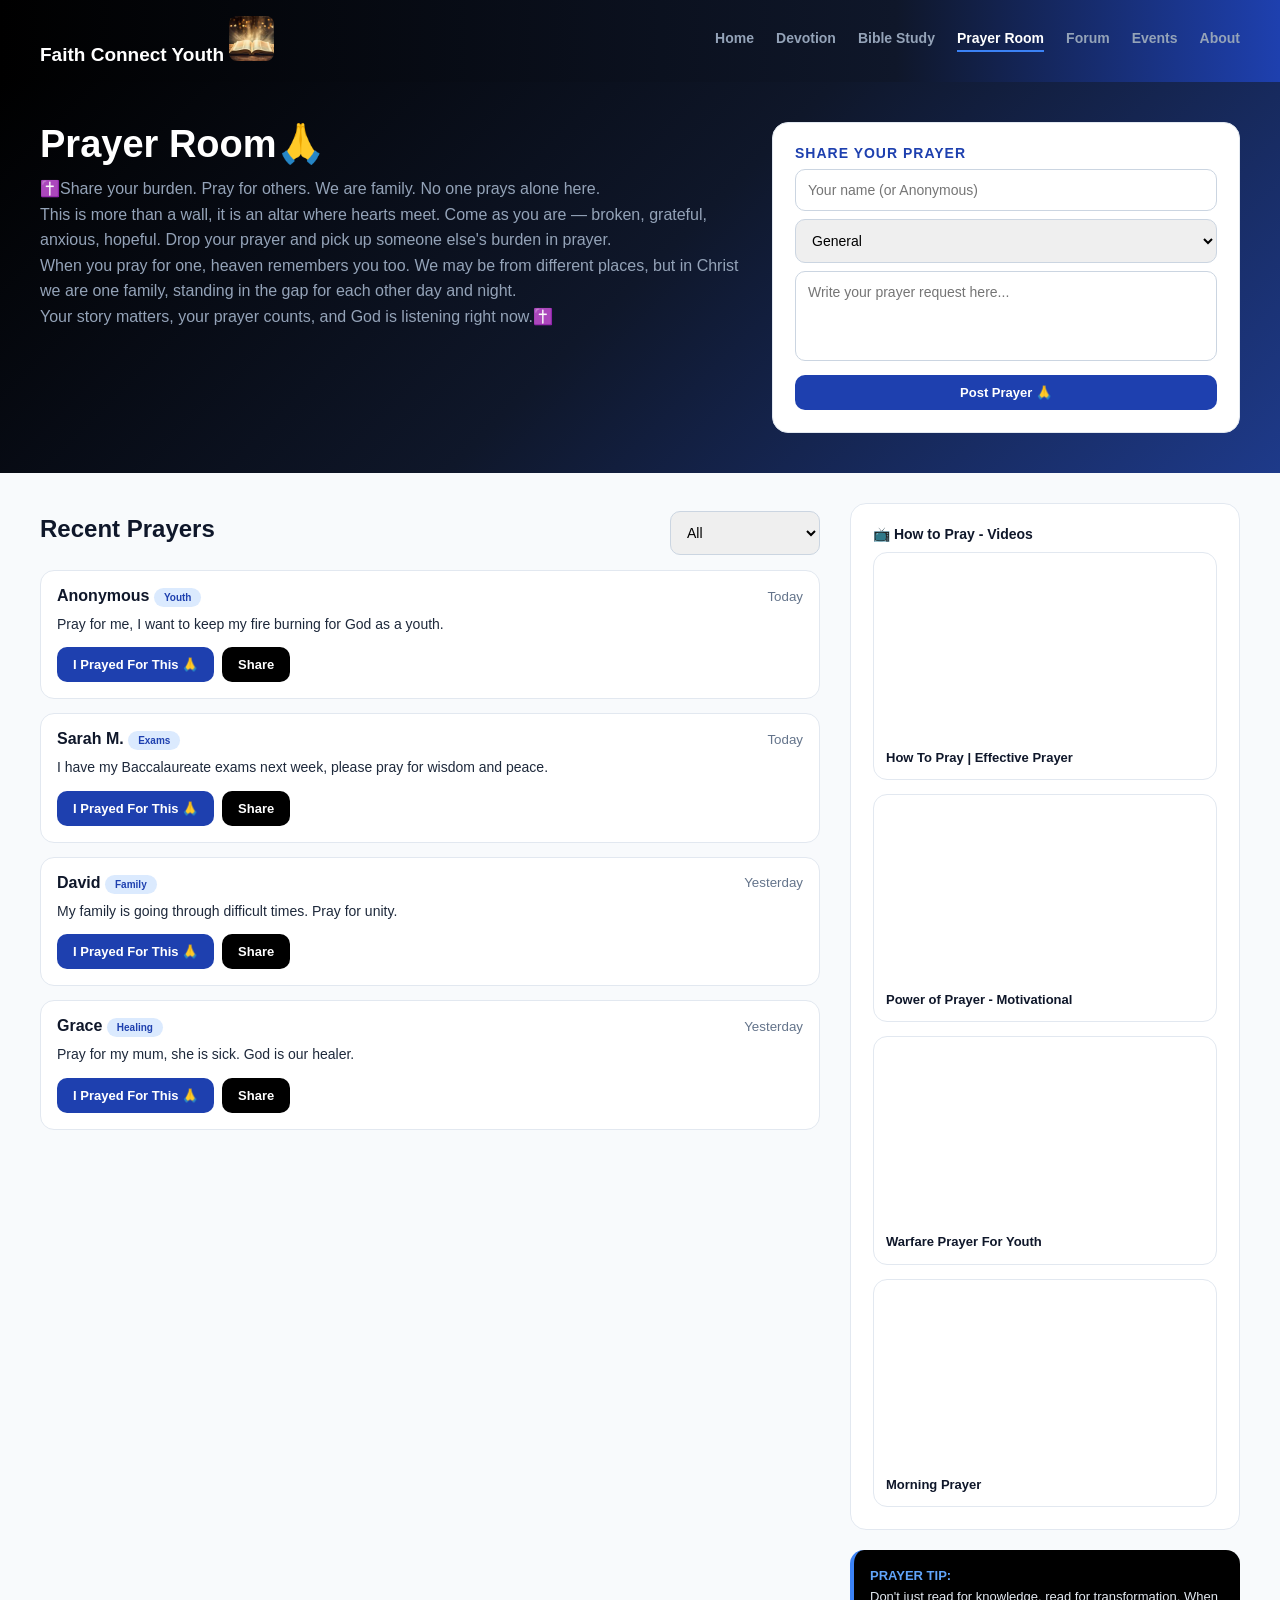
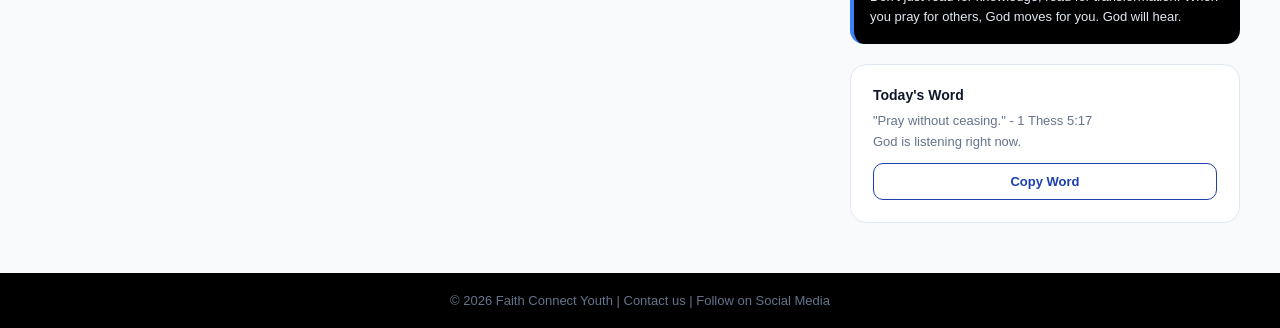
<file: .vscode/html/prayer.html>
<!DOCTYPE html>
<html lang="en">
<head>
<meta charset="UTF-8">
<meta name="viewport" content="width=device-width, initial-scale=1.0">
<title>Prayer Wall - Faith Connect Youth</title>
<link rel="stylesheet" href="prayer.css">
</head>
<body>

<header>
  <div class="logo">Faith Connect Youth
    <img src="bible.jpg" class="bible-green" alt="Bible"> 
  </div>
  <nav>
    <a href="index.html">Home</a>
    <a href="Devotionals.html">Devotion</a>
    <a href="biblestdy.html">Bible Study</a>
    <a href="#" class="active">Prayer Room</a>
     <a href="forum.html">Forum</a>
    <a href="events.html">Events</a>
    <a href="about.html">About</a>
  </nav>
</header>

<div class="hero">
  <div>
    <h1>Prayer Room🙏</h1>
    <p>✝️Share your burden. Pray for others. We are family. No one prays alone here. <br> This is more than a wall, it is an altar where hearts meet. Come as you are — broken, grateful, anxious, hopeful. Drop your prayer and pick up someone else's burden in prayer.<br> When you pray for one, heaven remembers you too. We may be from different places, but in Christ we are one family, standing in the gap for each other day and night. <br>Your story matters, your prayer counts, and God is listening right now.✝️</p>
  </div>
  <div class="card" style="background:white;color:#0f172a">
    <h3 style="font-size:14px;color:#1e40af;letter-spacing:1px">SHARE YOUR PRAYER</h3>
    <input id="pName" placeholder="Your name (or Anonymous)">
    <select id="pCat">
      <option value="General">General</option>
      <option value="Healing">Healing</option>
      <option value="Youth">Youth & Purpose</option>
      <option value="Family">Family</option>
      <option value="Exams">Exams / School</option>
    </select>
    <textarea id="pText" placeholder="Write your prayer request here..."></textarea>
    <button class="btn btn-blue" id="postBtn" style="width:100%;margin-top:10px">Post Prayer 🙏</button>
  </div>
</div>

<div class="container">
  <div>
    <div class="section-head">
      <h2>Recent Prayers</h2>
      <select id="filter" style="width:150px">
        <option value="all">All</option>
        <option value="Healing">Healing</option>
        <option value="Youth">Youth</option>
        <option value="Family">Family</option>
        <option value="Exams">Exams</option>
      </select>
    </div>
    <div id="prayerList"></div>
  </div>

  <div class="side">
    <div class="card">
      <h3 style="font-size:14px;margin-bottom:10px">📺 How to Pray - Videos</h3>
      <div class="videos" id="videoGrid"></div>
    </div>

    <div class="verse-box">
      <b style="color:#60a5fa">PRAYER TIP:</b><br>
      Don't just read for knowledge, read for transformation. When you pray for others, God moves for you. God will hear.
    </div>

    <div class="card">
      <h3 style="font-size:14px">Today's Word</h3>
      <p style="font-size:13px;color:#64748b;margin-top:8px;line-height:1.6" id="dailyWord">"Pray without ceasing." - 1 Thess 5:17<br>God is listening right now.</p>
      <button class="btn btn-outline" style="width:100%;margin-top:10px" id="copyWordBtn">Copy Word</button>
    </div>
  </div>
</div>
<footer>
<p>&copy; 2026 Faith Connect Youth | Contact us | Follow on Social Media</p>
</footer>
</body><script src="prayer.js"></script>
</html>
</file>
<file: .vscode/html/home.css>
* {
  margin: 0;
  padding: 0;
  box-sizing: border-box;
}

body {
  font-family: 'Segoe UI', Arial, sans-serif;
  color: #222;
  line-height: 1.6;
  background-image: url('sky.jpg');
  background-size: cover;
  background-position: center;
  background-attachment: fixed;
  width: 100%;
  min-height: 100vh;
  background-repeat: no-repeat;
  text-align: center; 
 }
 header {
  padding: 40px 20px 20px;
 }

 header h1 {
  font-size: 2.8rem;
  letter-spacing: -1px;
  margin-bottom: 5px;
 }
  .bible-green{
  width: 70px;
  height: 70px;
  object-fit:cover;
  border-radius:8px;
}

 header p {
  color:black;
  font-size: 1.1rem;
  font-style: italic;
 }

 nav {
  display: flex;
  justify-content: center;
  gap: 25px;
  flex-wrap: wrap;
  padding: 15px 0;
  top: 0;
 }

 nav a {
  text-decoration: none;
  color:blueviolet;
  font-weight: 600;
  font-size: 0.95rem;
 }

 .hero {
  padding: 80px 20px;
  max-width: 800px;
  margin: 0 auto;
 }

 .hero h1 {
  font-size: 2.5rem;
  margin-bottom: 15px;
 }

 .hero p {
  font-size: 1.2rem;
  color: #555;
  margin-bottom: 25px;
 }

 button {
  background: #111;
  color: white;
  border: none;
  padding: 12px 28px;
  border-radius: 30px;
  font-size: 1rem;
  cursor: pointer;
  transition: 0.3s;
 }

 button:hover {
  background: #333;
  transform: translateY(-2px);
 }
 .section {
  padding: 50px 20px;
  max-width: 900px;
  margin: 0 auto;
 }

 .section h2 {
  font-size: 1.6rem;
  margin-bottom: 15px;
 }
 #scriptureBox{
  border-left: 4px solid #1e40af;
 }
 #scriptureBox:hover{
  background: #f1f5f9;
 }
 #scriptureText{
  font-weight: 600;
  color: #0f172a;
 }
 
 .tiles {
  display: grid;
  grid-template-columns: repeat(auto-fit, minmax(180px, 1fr));
  gap: 20px;
  margin-top: 25px;
 }

 .tile {
  border: 1.5px solid #111;
  border-radius: 16px;
  padding: 30px 15px;
  font-weight: 600;
  transition: 0.3s;
  cursor: pointer;
 }

 .tile:hover {
  background: #111;
  color: white;
  transform: translateY(-5px);
 }
footer{
    background:#000; 
    color:#94a3b8;
    text-align:center;
    padding:20px; 
    margin-top:30px;
    font-size:13px
    }
</file>
<file: .vscode/html/about.css>
*{
  margin:0;
  padding:0;
  box-sizing:border-box;
  font-family:'Segoe UI',sans-serif
}
body{
  background:#f8fafc;
  color:#0f172a
}
header{
  background: linear-gradient(90deg, #000, #0f172a 70%, #1e40af);
  color:white;
  padding:16px 40px;
  display:flex; 
  justify-content:space-between; 
  align-items:center;
  position:sticky; 
  top:0;
   z-index:30;
}
.logo{
  font-weight:800;
  font-size:19px
}
 .bible-green{
  width: 45px; 
  height: 50px;
  object-fit:cover;
  border-radius:8px;
}
nav{
  display:flex;
  gap:22px
}
nav a{
  color:#94a3b8;
  text-decoration:none;
  font-size:14px;
  font-weight:600
}
nav a.active{
  color:white;
  border-bottom:2px solid #3b82f6;
  padding-bottom:4px
}

.hero{
  background: linear-gradient(135deg, #000 0%, #0f172a 50%, #1e3a8a 100%);
  color:white; 
  padding:70px 40px;
  text-align:center;
}
.hero h1{
  font-size:44px;
  line-height:1.1
}
.hero h1 span{
  color:#60a5fa
}
.hero p{
  color:#94a3b8;
  margin:14px auto 0 auto;
  max-width:650px;
  line-height:1.6;
  font-size:15px
}
.btn{
  padding:12px 20px;
  border-radius:10px;
  border:none;
  font-weight:800;
  cursor:pointer;
  font-size:13px
}
.btn-blue{
  background:#1e40af;
  color:white
}
.btn-white{
  background:white;
  color:#000;
}
.container{
  padding:40px;
  max-width:1200px;
  margin:0 auto;
}
.grid-2{
  display:grid;
  grid-template-columns:1fr 1fr;
  gap:24px;
}
.card{
  background:white;
  border-radius:16px;
  border:1px solid #e2e8f0;
  padding:24px;
}
.title{
  font-size:12px;
  font-weight:900;
  letter-spacing:1.5px;
  color:#1e40af;
  text-transform:uppercase;
  margin-bottom:10px;
}
.card h2{
  font-size:22px;
  margin-bottom:8px;
}
.card p{
  font-size:14px;
  color:#475569;
  line-height:1.7;
}

.team{
  display:grid;
  grid-template-columns:repeat(3,1fr);
  gap:16px;
  margin-top:16px;
}
.member{
  background:white;
  border:1px solid #e2e8f0;
  border-radius:16px;
  padding:20px;
  text-align:center;
}
.avatar{
  width:60px;
  height:60px;
  border-radius:50%;
  background:linear-gradient(135deg,#000,#1e40af);
  color:white;
  display:grid;
  place-items:center;
  font-weight:900;
  font-size:20px;
  margin:0 auto 10px auto;
}
.member h4{
  font-size:14px;
}
.member small{
  color:#64748b;
  font-size:12px
}
.faq{
  margin-top:10px
}
.faq-item{
  border:1px solid #e2e8f0;
  border-radius:12px;
  margin-bottom:10px;
  background:white;
  overflow:hidden;
}
.faq-q{
  padding:14px 18px;
  font-weight:700;
  font-size:14px;
  cursor:pointer;
  display:flex;
  justify-content:space-between;
}
.faq-a{
  padding:0 18px 14px 18px;
  font-size:13px;
  color:#64748b;
  line-height:1.6;
  display:none;
}
.faq-item.open .faq-a{
  display:block
}
.faq-item.open{
  border-color:#1e40af
}
footer{
  background:#000;
  color:#64748b;
  text-align:center;
  padding:30px 20px;
  margin-top:40px;
}
footer b{
  color:white
}

@media(max-width:900px){
 .hero{
  padding:40px 20px
 }
 .hero h1{
  font-size:30px
 }
 .stats{
  grid-template-columns:repeat(2,1fr);
  padding:0 20px;
 }
 .container{
  padding:20px;
 }
 .grid-2{
  grid-template-columns:1fr
 }
 .team{
  grid-template-columns:1fr
 }
 header{
  padding:14px 20px;
 }
}
</file>
<file: .vscode/html/biblestdy.css>
*{
  margin:0;
  padding:0;
  box-sizing:border-box;
  font-family:'Segoe UI',sans-serif
}
body{
  background:#f8fafc; 
  color:#0f172a;
}

header{
  background: linear-gradient(90deg, #000, #0f172a 70%, #1e40af);
  color:white;
  padding:16px 40px;
  display:flex;
 justify-content:space-between;
  align-items:center;
  position:sticky;
  top:0;
  z-index:20;
}
.logo{
  display:flex;
  align-items:center;
  gap:12px;
}
.bible-green{
  width:45px;  
  height:45px;
  object-fit:cover;
  border-radius:8px;
}
nav{
  display:flex;
  gap:22px;
  }
nav a{
  color:#94a3b8;   
  text-decoration:none;
  font-size:14px;
  font-weight:600;
 }
nav a.active{
  color:white;
   border-bottom:2px solid #3b82f6;
    padding-bottom:4px;
  }

.hero{
  background: linear-gradient(135deg, #000, #0f172a, #1e3a8a);
  color:white; 
  padding:40px;
 display:grid; 
 grid-template-columns:1.2fr 0.8fr;
  gap:30px;
}
.verse-card{
  background:white; 
  color:#0f172a;
  border-radius:20px;
  padding:28px; 
  position:relative;
  border-left:6px solid #1e40af;
   box-shadow:0 20px 40px rgba(0,0,0,0.4);
}
.verse-card small{
  color:#1e40af;
  font-weight:800;
  letter-spacing:2px; 
  font-size:11px
  }
.verse-card h2{
  font-size:26px;
   margin:12px 0;
    line-height:1.3
  }
.verse-card p{
  font-size:17px; 
  line-height:1.6; 
  color:#1e293b;
   margin:10px 0;
  }
.verse-card .ref{
  margin-top:10px; 
  font-weight:800; 
  color:#1e40af;
}
.verse-actions{
  display:flex;
  gap:10px; 
 margin-top:18px
  }
.btn{
  padding:10px 16px; 
  border-radius:10px; 
  border:none; 
  font-weight:700; 
  cursor:pointer; 
  font-size:13px;
}
.btn-blue{
  background:#1e40af;
  color:white;
  }
.btn-black{
  background:#000;
   color:white;
  }
.btn-white{
  background:white;
  border:1.5px solid #1e40af;
  color:#1e40af;
}

.study-info h1{
  font-size:38px;
}
.study-info p{
  margin-top:12px;
  color:#94a3b8;
  line-height:1.6
  }
.study-info .stats{
  margin-top:20px;
   display:flex; 
   gap:20px
  }
.stat-box{
  background:rgba(255,255,255,0.08);
  border:1px solid #1e3a8a;
  padding:12px 18px;
  border-radius:12px;
  text-align:center;
  transition: 0.3s;
 }
.stat-box b{
  display:block; 
  font-size:20px; 
  color:#60a5fa;
  transition: 0.3s;
}
.container{
  display:grid; 
  grid-template-columns: 2fr 1fr; 
  gap:30px;
  padding:30px 40px;
  }
.section-title{
  font-size:20px; 
  margin-bottom:15px; 
  display:flex; 
  justify-content:space-between;
   align-items:center;
  }
.videos{
  display:grid; 
  grid-template-columns:repeat(2,1fr); 
  gap:18px;
}
.video{
  background:white; 
  border-radius:16px; 
  overflow:hidden;
  border:1px solid #e2e8f0;
 transition:0.3s; 
 cursor:pointer;
}
.video:hover{
  transform:translateY(-4px);
  box-shadow:0 10px 25px rgba(30,64,175,0.2);
  }
.video iframe{
  width:100%; 
  height:200px; 
  border:0;
}
.video-info{
  padding:14px;
}
.video-info h4{
  font-size:14px; 
  color:#0f172a; 
  line-height:1.4;
}
.video-info small{
  color:#64748b; 
  font-size:12px; 
  display:block; 
  margin-top:6px;
}
.tag{
  display:inline-block; 
  font-size:10px; 
  background:#dbeafe; 
  color:#1e40af; 
  padding:3px 8px; 
  border-radius:20px;
   font-weight:700; 
   margin-bottom:6px;
  }

.side{
  background:white;
  border-radius:16px;
  border:1px solid #e2e8f0; 
  padding:20px;
  height:fit-content;
  position:sticky; 
  top:80px;
 }
.side h3{
  font-size:15px; 
  margin-bottom:12px;
}
.plan div{
  padding:12px;
  border-radius:10px; 
 margin-bottom:8px;
  background:#f8fafc; 
  border:1px solid #e2e8f0;
  font-size:14px; 
  cursor:pointer; 
  display:flex;
  justify-content:space-between;
}
.plan div.active{
  background:#0f172a; 
  color:white;
   border-color:#0f172a;
  }
.plan div span{
  font-size:11px;
   background:#1e40af;
  color:white;
   padding:3px 8px;
   border-radius:20px;
 }

.note-box{
  margin-top:20px;
  background:#000; 
  color:#e2e8f0;
  padding:16px; 
  border-radius:12px;
  border-left:4px solid #3b82f6; 
  font-size:13px; 
  line-height:1.6;
}
footer{
    background:#000; 
    color:#94a3b8;
    text-align:center;
    padding:20px; 
    margin-top:30px;
    font-size:13px;
}

@media(
  max-width:900px){
  .hero{
    grid-template-columns:1fr;
     padding:25px 20px
    }
  .container{
    grid-template-columns:1fr;
     padding:20px;;
    }
  .videos{
    grid-template-columns:1f
  }
  header{
    padding:14px 20px;
  }
}
</file>
<file: .vscode/html/Devotionals.css>
*{
    margin:0;
    padding:0;
    box-sizing:border-box;
    font-family:'Segoe UI',sans-serif
}
body{
    background:#f8fafc;
    color:#0f172a
    }

header{
  background: linear-gradient(90deg, #000000, #0f172a 60%, #1e40af);
  color:white; 
  padding:18px 40px;
   display:flex;
    justify-content:space-between;
 align-items:center;
  position:sticky;
   top:0; 
   z-index:10;
}
header.logo{
    font-size:20px; 
    font-weight:800
}
 .bible-green{
  width:45px;  
  height:45px;
  object-fit:cover;
  border-radius:8px;
}
header nav{
    display:flex;
    gap:25px
    }
header nav a{
    color:#cbd5e1;
 text-decoration:none;
    font-size:14px;
    font-weight:600
    }
header nav a.active{
    color:white;
    border-bottom:2px solid #3b82f6;
 padding-bottom:4px
 }

.hero{
  background: linear-gradient(135deg, #000 0%,
   #0f172a 50%, #1e3a8a 100%);
  color:white; 
  padding:50px 40px; 
  display:grid; 
  grid-template-columns:1.5fr 0.8fr;
   gap:30px; 
   align-items:center;
}
.hero h1{
    font-size:42px;
    line-height:1.1
}
.hero.ref{
    margin-top:15px;
    background:white; 
    color:#1e40af;
    display:inline-block;
    padding:8px 18px;
    border-radius:30px; 
    font-weight:800;
  font-size:13px
 }
.hero.date{
    margin-top:12px; 
    color:#94a3b8; 
    font-size:14px
}
.hero.stats{
    display:flex;
    gap:20px; 
    margin-top:20px;
    color:#93c5fd;
    font-size:14px
}

.hero-card{
  background:white; 
  color:#0f172a;
   border-radius:20px;
   padding:24px;
    box-shadow:0 20px 40px rgba(0,0,0,0.3);
}
.hero-card h3{
    font-size:14px;
    color:#1e40af; 
    letter-spacing:1px
}
.hero-card p{
    margin-top:10px;
    font-style:italic;
    line-height:1.6; 
    color:#334155;
 }
.main{ 
    display:grid;
    grid-template-columns:320px 1fr; 
    gap:30px;
    padding:30px 40px
 }
.sidebar{
    background:white;
    border-radius:16px;
    border:1px solid #e2e8f0; 
    padding:16px; 
    height:fit-content;
    }
.sidebar h3{
    font-size:14px;
    margin-bottom:12px;
    }
.dev-list div{
    padding:12px;
    border-radius:10px;
    cursor:pointer;
    border:1px solid transparent;
    margin-bottom:8px;
    font-size:14px
}
.dev-list div.active{
    background:#dbeafe;
    border-color:#3b82f6;
    color:#1e40af;
    font-weight:700
 }
.dev-list div:hover{
    background:#f1f5f9
}

.content-area{
    background:white;
    border-radius:16px;
    border:1px solid #e2e8f0;
    padding:32px
}
.author{
    display:flex;
    gap:12px;
    align-items:center; 
    margin-bottom:20px
    }
.av{
    width:40px; 
    height:40px; 
    background:#0f172a;
    color:white; 
    display:grid;
    place-items:center; 
    border-radius:50%;
    font-weight:800
    }
.text{
    line-height:1.9;
    font-size:16px;
    color:#1e293b
    }
.text p{
    margin-bottom:16px
}

.prayer-box{
    margin-top:30px;
    background:#0f172a;
    border-radius:16px;
    padding:22px; 
     border-left:5px solid #3b82f6
    }
.prayer-box h3{
    color:#60a5fa;
    font-size:12px;
    letter-spacing:2px;
    margin-bottom:10px
    }
.prayer-box p{
    color:#e0f2fe;
    font-size:15px; 
    line-height:1.7;
    font-style:italic
    }

.actions{
    display:flex;
    gap:15px; 
    margin-top:25px
    }
.btn{
    padding:13px 22px; 
    border-radius:10px;
    border:none; 
    font-weight:700;
    cursor:pointer
    }
.btn-blue{
    background:#1e40af;
    color:white
    }
.btn-black{
    background:#000;
    color:white
    }
.btn-outline{
    background:white; 
    border:2px solid #1e40af;
    color:#1e40af
    }

footer{
    background:#000; 
    color:#94a3b8;
    text-align:center;
    padding:20px; 
    margin-top:30px;
    font-size:13px
    }

@media(
    max-width:900px)
    {
 .hero{
    grid-template-columns:1fr;
    padding:30px 20px
    }
 .hero h1{
    font-size:32px
}
 .main{
    grid-template-columns:1fr;
    padding:20px
    }
  header{
    padding:15px 20px
}
}
</file>
<file: .vscode/html/events.css>
*{
  margin:0;
  padding:0;
  box-sizing:border-box;
  font-family:'Segoe UI',sans-serif
}
body{
  background:#f8fafc;
  color:#0f172a
}
header{
  background: linear-gradient(90deg, #000, #0f172a 70%, #1e40af);
  color:white; 
  padding:16px 40px; 
  display:flex; 
  justify-content:space-between; 
  align-items:center;
  position:sticky; 
  top:0; 
  z-index:30;
}
.logo{
  font-weight:800;
  font-size:19px
}
  .bible-green{
  width: 45px;
  height: 50px;
  object-fit:cover;
  border-radius:8px;
}
nav{
  display:flex;
  gap:22px
}
nav a{
  color:#94a3b8;
  text-decoration:none;
  font-size:14px;
  font-weight:600;
}
nav a.active{
  color:white;
  border-bottom:2px solid #3b82f6;
  padding-bottom:4px;
}
.hero{
  background: linear-gradient(135deg, #000, #0f172a, #1e3a8a);
  color:white; 
  padding:40px; 
  display:flex; 
  justify-content:space-between; 
  align-items:center; 
  gap:20px;
}
.hero h1{
  font-size:36px;
  line-height:1.1;
}
.hero h1 span{
  color:#60a5fa;
}
.hero p{
  color:#94a3b8;
  margin-top:10px;
  line-height:1.5;
  max-width:550px;
}
.btn{
  padding:11px 18px;
  border-radius:10px;
  border:none;
  font-weight:700;
  cursor:pointer;
  font-size:13px;
}
.btn-blue{
  background:#1e40af;
  color:white
}
.btn-black{
  background:#000;
  color:white;
}
.btn-outline{
  background:white;
  border:1.5px solid #e2e8f0;
  color:#0f172a;
}

.container{
  padding:30px 40px;
  display:grid;
  grid-template-columns:2.5fr 1fr;
  gap:28px;
  max-width:1400px;
  margin:0 auto;
}
.card{
  background:white;
  border-radius:16px;
  border:1px solid #e2e8f0;
  padding:20px;
}

.filters{
  display:flex;
  gap:8px;
  flex-wrap:wrap;
  margin-bottom:18px;
}
.filter{
  padding:7px 14px;
  border-radius:20px;
  border:1px solid #cbd5e1;
  background:white;
  font-size:12px;
  font-weight:700;
  cursor:pointer;
}
.filter.active{
  background:#1e40af;
  color:white;
  border-color:#1e40af;
}

.event{
  border:1px solid #e2e8f0;
  border-radius:16px;
  padding:0;
  overflow:hidden;
  background:white;
  margin-bottom:16px;
  display:flex;
  transition:0.2s;
}
.event:hover{
  box-shadow:0 10px 25px rgba(30,64,175,0.12);
  transform:translateY(-2px);
}
.date-box{
  background:#000;
  color:white;
  min-width:90px;
  display:grid;
  place-items:center;
  padding:18px;
  text-align:center;
}
.date-box b{
  font-size:26px;
  line-height:1;
}
.date-box span{
  font-size:11px;
  color:#60a5fa;
  font-weight:800;
  margin-top:4px;
  letter-spacing:1px;
}
.event-body{
  padding:16px 18px;
  flex:1;
}
.event-top{
  display:flex;
  justify-content:space-between;
  align-items:center;
}
.tag{
  font-size:10px;
  padding:4px 10px;
  border-radius:20px;
  font-weight:800;
}
.tag-youth{
  background:#dbeafe;
  color:#1e40af;
}
.tag-worship{
  background:#000;
  color:white;
}
.tag-conference{
  background:#fef3c7;
  color:#92400e;
}
.tag-outreach{
  background:#dcfce7;
  color:#166534;
}
.event-body h3{
  font-size:16px;
  margin-top:8px;
}
.event-body p{
  font-size:13px;
  color:#64748b;
  margin-top:6px;
  line-height:1.5;
}
.event-meta{
  display:flex;
  gap:14px;
  margin-top:10px;
  font-size:11px;
  color:#64748b;
}
.event-actions{
  display:flex;
  gap:8px;
  margin-top:12px;
}
.countdown{
  font-size:11px;
  font-weight:800;
  color:#1e40af;
  background:#dbeafe;
  padding:5px 10px;
  border-radius:20px;
  display:inline-block;
  margin-top:8px;
}
.side{
  position:sticky;
  top:85px;
  height:fit-content;
  display:flex;
  flex-direction:column;
  gap:20px;
}
.stat-row{
  display:flex;
  justify-content:space-between;
  padding:10px 0;
  border-bottom:1px solid #f1f5f9;
  font-size:13px;
}
input,select{
  width:100%;
  padding:11px;
  border-radius:10px;
  border:1px solid #cbd5e1;
  font-size:14px;
  margin-top:8px;
}

footer{
  background:#000;
  color:#64748b;
  text-align:center;
  padding:18px;
  margin-top:20px;
  font-size:13px;
}
@media(max-width:900px){
 .hero{
  flex-direction:column;
  align-items:flex-start;
  padding:25px 20px;
 }
 .container{
  grid-template-columns:1fr;
  padding:20px;
 }
 .event{
  flex-direction:column;
 }
 .date-box{
  flex-direction:row;
  justify-content:flex-start;
  gap:10px;
 }
 header{
  padding:14px 20px;
 }
}
</file>
<file: .vscode/html/forum.css>
*{margin:0;padding:0;box-sizing:border-box;font-family:'Segoe UI',sans-serif}
body{background:#f8fafc;color:#0f172a}
header{
  background: linear-gradient(90deg, #000, #0f172a 70%, #1e40af);
  color:white; padding:16px 40px; display:flex; justify-content:space-between; align-items:center;
  position:sticky; top:0; z-index:30;
}
.logo{font-weight:800;font-size:19px}

  .bible-green{
  width:45px;  
  height:45px;
  object-fit:cover;
  border-radius:8px;
}
nav{
  display:flex;
  gap:22px;
}
nav a{
  color:#94a3b8;
  text-decoration:none;
  font-size:14px;
  font-weight:600;
}
nav a.active{
  color:white;
  border-bottom:2px solid #3b82f6;
  padding-bottom:4px;
}

.hero{
  background: linear-gradient(135deg, #000, #0f172a, #1e3a8a);
  color:white; 
  padding:35px 40px; 
  display:flex; 
  justify-content:space-between; 
  align-items:center; 
  gap:20px;
}
.hero h1{
  font-size:34px;
}
.hero p{
  color:#94a3b8;
  margin-top:8px;
  line-height:1.5;
  max-width:600px;
}
.btn{
  padding:11px 18px;
  border-radius:10px;
  border:none;
  font-weight:700;
  cursor:pointer;
  font-size:13px;
}
.btn-blue{
  background:#1e40af;
  color:white;
}
.btn-black{
  background:#000;
  color:white;
}
.btn-outline{
  background:white;
  border:1.5px solid #e2e8f0;
  color:#0f172a;
}
.container{
  display:grid;
  grid-template-columns:2.2fr 1fr;
  gap:28px;
  padding:30px 40px;
}
.card{
  background:white;
  border-radius:16px;
  border:1px solid #e2e8f0;
  padding:20px;
}
.search-bar{
  display:flex;
  gap:10px;
  margin-bottom:18px;
}
.search-bar input{
  flex:1;
  padding:12px;
  border-radius:10px;
  border:1px solid #cbd5e1;
}
.filters{
  display:flex;
  gap:8px;
  flex-wrap:wrap;
  margin-bottom:18px;
}
.filter{
  padding:6px 14px;
  border-radius:20px;
  border:1px solid #cbd5e1;
  background:white;
  font-size:12px;
  font-weight:700;
  cursor:pointer;
}
.filter.active{
  background:#1e40af;
  color:white;
  border-color:#1e40af;
}

.topic{
  border:1px solid #e2e8f0;
  border-radius:14px;
  padding:16px;
  margin-bottom:12px;
  cursor:pointer;
  transition:0.2s;
  background:white;
}
.topic:hover{
  box-shadow:0 8px 20px rgba(30,64,175,0.12);
  transform:translateY(-1px);
}
.topic-top{
  display:flex;
  justify-content:space-between;
  align-items:center;
}
.topic-top small{
  color:#64748b;
  font-size:11px;
}
.tag{
  font-size:10px;
  padding:4px 10px;
  border-radius:20px;
  font-weight:800;
}
.tag-youth{
  background:#dbeafe;
  color:#1e40af;
}
.tag-bible{
  background:#000;
  color:white;
}
.tag-life{
  background:#fef3c7;
  color:#92400e;
}
.tag-question{
  background:#dcfce7;
  color:#166534;
}
.topic h3{
  font-size:15px;
  margin-top:8px;
  line-height:1.4;
}
.topic p{
  font-size:13px;
  color:#64748b;
  margin-top:6px;
  line-height:1.5;
}
.meta{
  display:flex;
  gap:14px;
  margin-top:10px;
  font-size:11px;
  color:#64748b;
}
.meta b{
  color:#1e40af;
}
.reply-box{
  display:none;
  margin-top:12px;
  border-top:1px solid #f1f5f9;
  padding-top:12px;
}
.reply{
  font-size:13px;
  background:#f8fafc;
  border-radius:10px;
  padding:10px;
  margin-top:8px;
}
input,textarea,select{
  width:100%;
  padding:11px;
  border-radius:10px;
  border:1px solid #cbd5e1;
  font-size:14px;
  margin-top:8px;
}
textarea{
  height:80px;
  resize:none;
}

footer{
  background:#000;
  color:#64748b;
  text-align:center;
  padding:18px;
  margin-top:20px;
  font-size:13px;
}
@media(max-width:900px){
 .hero{
  flex-direction:column;
  align-items:flex-start;
  padding:25px 20px;
}
 .container{
  grid-template-columns:1fr;
  padding:20px;
 }
 header{
  padding:14px 20px;
}
}
</file>
<file: .vscode/html/join.css>
*{
    margin:0; 
    padding:0; 
    box-sizing:border-box; 
    font-family: 'Segoe UI', sans-serif;
  }
  
  body{
    background: #0a0a0a;
    background: linear-gradient(135deg, #000000 0%, #0f172a 50%, #1e3a8a 100%);
    min-height:100vh;
    display:block;
    align-items:center;
    justify-content:center;
    padding:20px;
  }
   nav {
  display:flex;
  justify-content: top;
  gap: 25px;
  flex-wrap: wrap;
  padding: 15px 0;
  top: 0;
 }

 nav a {
  text-decoration: none;
  color:blueviolet;
  font-weight: 600;
  font-size: 0.95rem;
 }

  .container{
    display:flex;
    background:#111111;
    border-radius:20px;
    overflow:hidden;
    max-width:900px;
    width:100%;
    box-shadow: 0 20px 60px rgba(0,0,0,0.6), 0 0 0 1px #1e40af;
  }

  .left{
    flex:1;
    background: linear-gradient(180deg, #1e40af, #000000);
    color:white;
    padding:50px 40px;
    display:flex;
    flex-direction:column;
    justify-content:center;
  }
  .left h1{ font-size:32px; line-height:1.2; margin-bottom:15px; }
  .left p{ opacity:0.8; font-size:15px; line-height:1.6; }
  .left .icon{ font-size:50px; margin-bottom:20px; }

  .right{
    flex:1.2;
    background:#f8fafc;
    padding:40px;
  }
  .right h2{ color:#0f172a; margin-bottom:5px; }
  .right .sub{ color:#64748b; font-size:13px; margin-bottom:25px; }

  label{ display:block; font-size:13px; font-weight:600; color:#0f172a; margin-bottom:5px; margin-top:15px; }

  input, textarea{
    width:100%;
    padding:12px 14px;
    border:1.5px solid #cbd5e1;
    border-radius:10px;
    outline:none;
    font-size:14px;
    background:white;
    transition:0.3s;
  }
  input:focus, textarea:focus{
    border-color:#2563eb;
    box-shadow:0 0 0 4px rgba(37,99,235,0.15);
  }
  .error{ border-color:#ef4444 !important; }
  .error-text{ color:#ef4444; font-size:11px; margin-top:4px; display:none; }

  .row{ display:flex; gap:15px; }
  .row div{ flex:1; }

  button{
    width:100%;
    margin-top:25px;
    padding:14px;
    border:none;
    border-radius:10px;
    background: linear-gradient(90deg, #000000, #1e40af);
    color:white;
    font-weight:700;
    font-size:15px;
    cursor:pointer;
    transition:0.3s;
  }
  button:hover{ transform:translateY(-2px); box-shadow:0 10px 20px rgba(30,64,175,0.4); opacity:0.95; }

  #successMsg{
    display:none;
    background:#dcfce7;
    color:#166534;
    padding:12px;
    border-radius:10px;
    font-size:14px;
    margin-top:15px;
    text-align:center;
    font-weight:600;
  }
  footer{
    background:#000; 
    color:#94a3b8;
    text-align:center;
    padding:20px; 
    margin-top:30px;
    font-size:13px
    }

  @media(max-width:768px){
    .container{ flex-direction:column; }
    .left{ padding:30px; }
  }
</file>
<file: .vscode/html/prayer.css>
*{
    margin:0;
    padding:0;
    box-sizing:border-box;
    font-family:'Segoe UI',sans-serif;
}
body{
    background:#f8fafc;
    color:#0f172a;
}
header{
  background: linear-gradient(90deg, #000, #0f172a 70%, #1e40af);
  color:white;
   padding:16px 40px;
  display:flex;
 justify-content:space-between;
  align-items:center;
  position:sticky; 
  top:0;
   z-index:20;
}
.logo{
    font-weight:800;
    font-size:19px;
}  
  .bible-green{
  width:45px;  
  height:45px;
  object-fit:cover;
  border-radius:8px;
}
nav{
    display:flex;
    gap:22px;
}
nav a{
    color:#94a3b8;
    text-decoration:none;
    font-size:14px;
    font-weight:600;
}
nav a.active{
    color:white;
    border-bottom:2px solid #3b82f6;
    padding-bottom:4px;
}

.hero{
  background: linear-gradient(135deg, #000, #0f172a, #1e3a8a);
  color:white;
   padding:40px; 
   display:grid; 
   grid-template-columns:1.2fr 0.8fr; 
   gap:30px;
}
.hero h1{
    font-size:38px;
}
.hero p{
    color:#94a3b8;
    margin-top:10px;
    line-height:1.6;
}
.stats{
    display:flex;
    gap:15px;
    margin-top:20px
}
.stat{
    background:rgba(255,255,255,0.08);
    border:1px solid #1e3a8a;
    padding:12px 18px;
    border-radius:12px;
    text-align:center
}
.stat b{
    color:#60a5fa;
    font-size:20px;
    display:block
}

.container{
    display:grid;
    grid-template-columns: 2fr 1fr;
    gap:30px;
    padding:30px 40px;
}
.card{
    background:white;
    border-radius:16px;
    border:1px solid #e2e8f0;
    padding:22px;
}
.section-head{
    display:flex;
    justify-content:space-between;
    align-items:center;
    margin-bottom:15px;
}
.btn{
    padding:10px 16px;
    border-radius:10px;
    border:none;
    font-weight:700;
    cursor:pointer;
    font-size:13px;
}
.btn-blue{
    background:#1e40af;
    color:white;
}
.btn-black{
    background:#000;
    color:white;
}
.btn-outline{
    background:white;
    border:1.5px solid #1e40af;
    color:#1e40af;
}
input,textarea,select{
    width:100%;
    padding:12px;
    border-radius:10px;
    border:1px solid #cbd5e1;
    font-size:14px;
    margin-top:8px;
}
textarea{
    resize:none;
    height:90px;
}

.prayer{
    border:1px solid #e2e8f0;
    border-radius:14px;
    padding:16px;
    margin-bottom:14px;
    background:white;
    transition:0.2s;
}
.prayer:hover{
    box-shadow:0 8px 20px rgba(30,64,175,0.12);
}
.prayer-top{
    display:flex;
    justify-content:space-between;
    align-items:center;
    margin-bottom:8px;
}
.prayer-top small{
    color:#64748b;
}
.tag{
    font-size:10px;
    background:#dbeafe;
    color:#1e40af;
    padding:4px 10px;
    border-radius:20px;
    font-weight:800;
}
.prayer p{
    line-height:1.6;
    font-size:14px;
    color:#1e293b;
    margin-top:8px;
}
.prayer-actions{
    display:flex;
    gap:8px;
    margin-top:12px;
}
.prayed{
    background:#000!important;
    color:white!important;
}
.videos{
    display:grid;
    grid-template-columns:1fr;
    gap:14px;
}
.video{
    background:white;
    border-radius:14px;
    overflow:hidden;
    border:1px solid #e2e8f0;
}
.video iframe{
    width:100%;
    height:180px;
    border:0;
}
.video-info{
    padding:12px;
}
.video-info h4{
    font-size:13px;
    line-height:1.4;
}

.side{
    position:sticky;
    top:80px;
    height:fit-content;
    display:flex;
    flex-direction:column;
    gap:20px;
}
.verse-box{
    background:#000;
    color:#e2e8f0;
    border-radius:14px;
    padding:16px;
    border-left:4px solid #3b82f6;
    font-size:13px;
    line-height:1.6;
}

footer{
    background:#000;
    color:#64748b;
    text-align:center;
    padding:20px;
    margin-top:20px;
    font-size:13px;
}
@media(max-width:900px){
 .hero{
    grid-template-columns:1fr;
    padding:25px 20px;
 }
 .container{
    grid-template-columns:1fr;
    padding:20px;
 }
  header{
    padding:14px 20px;
 }
}
</file>
